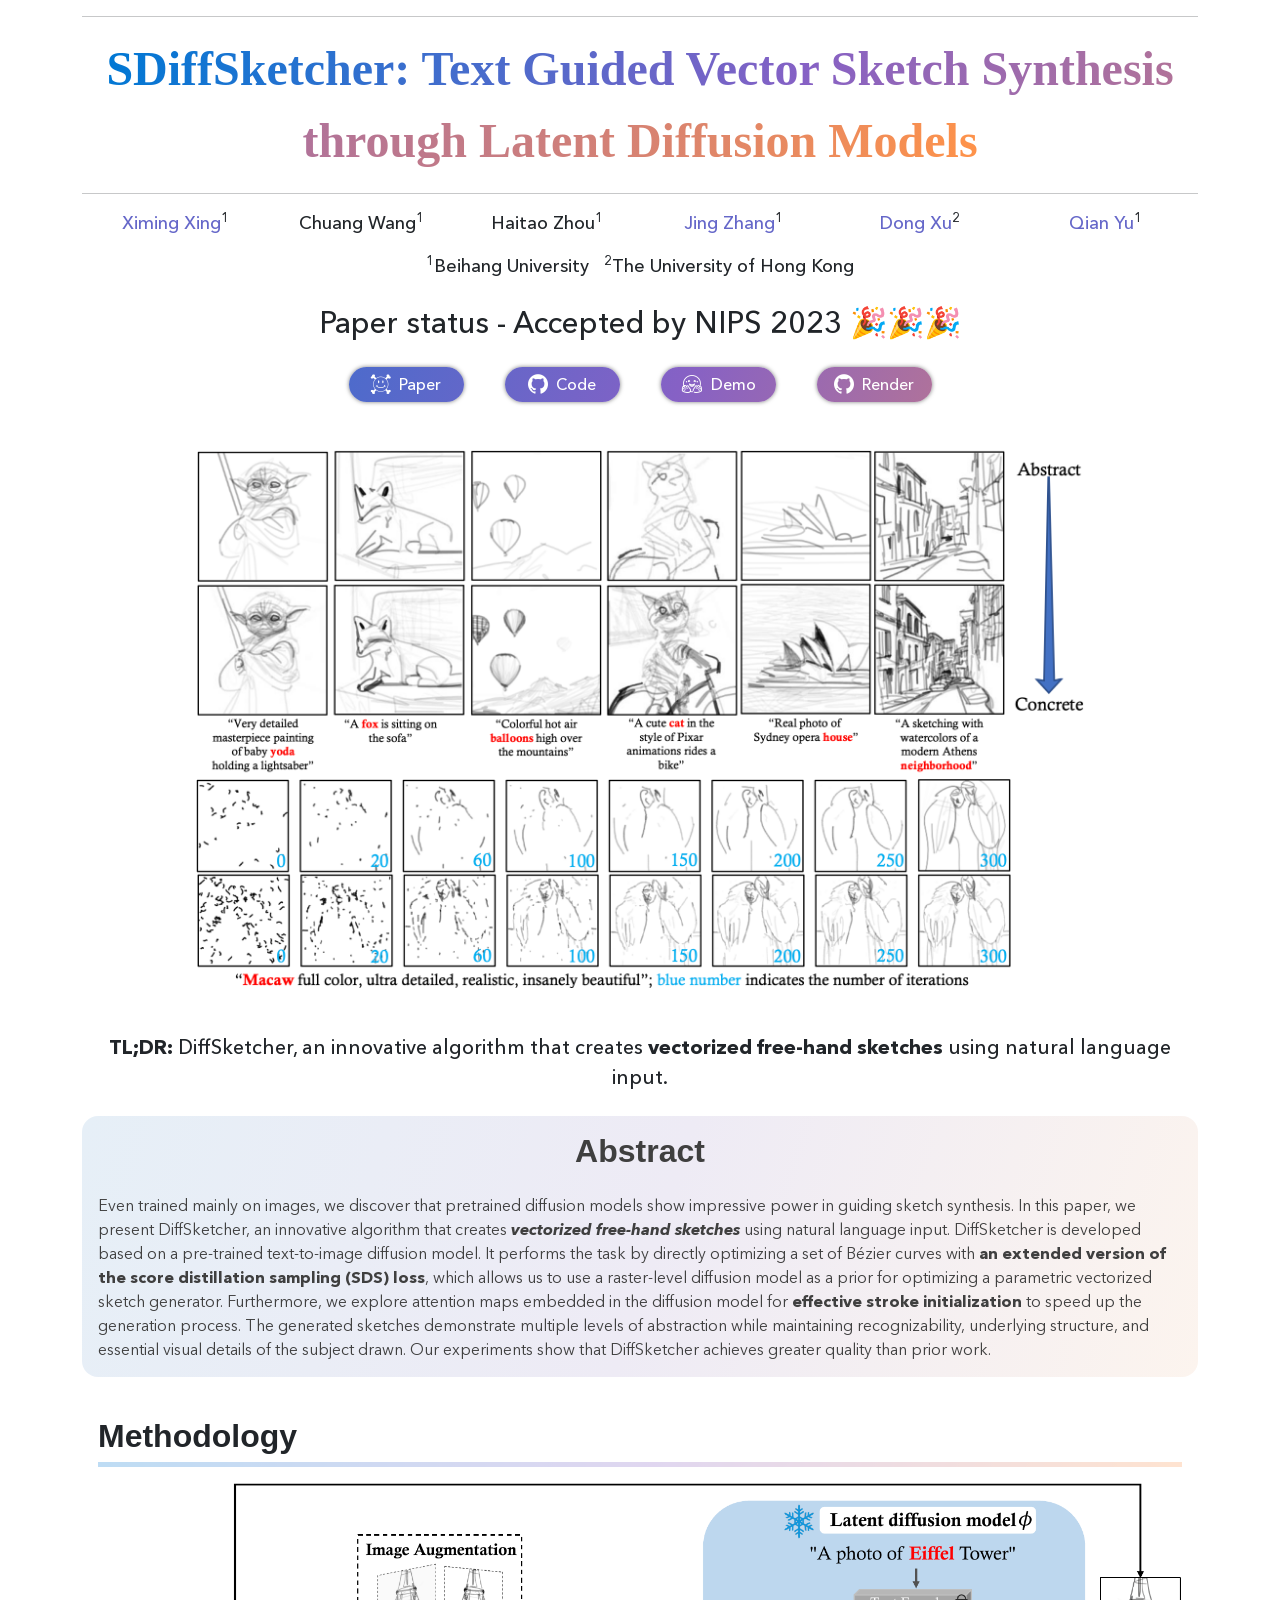
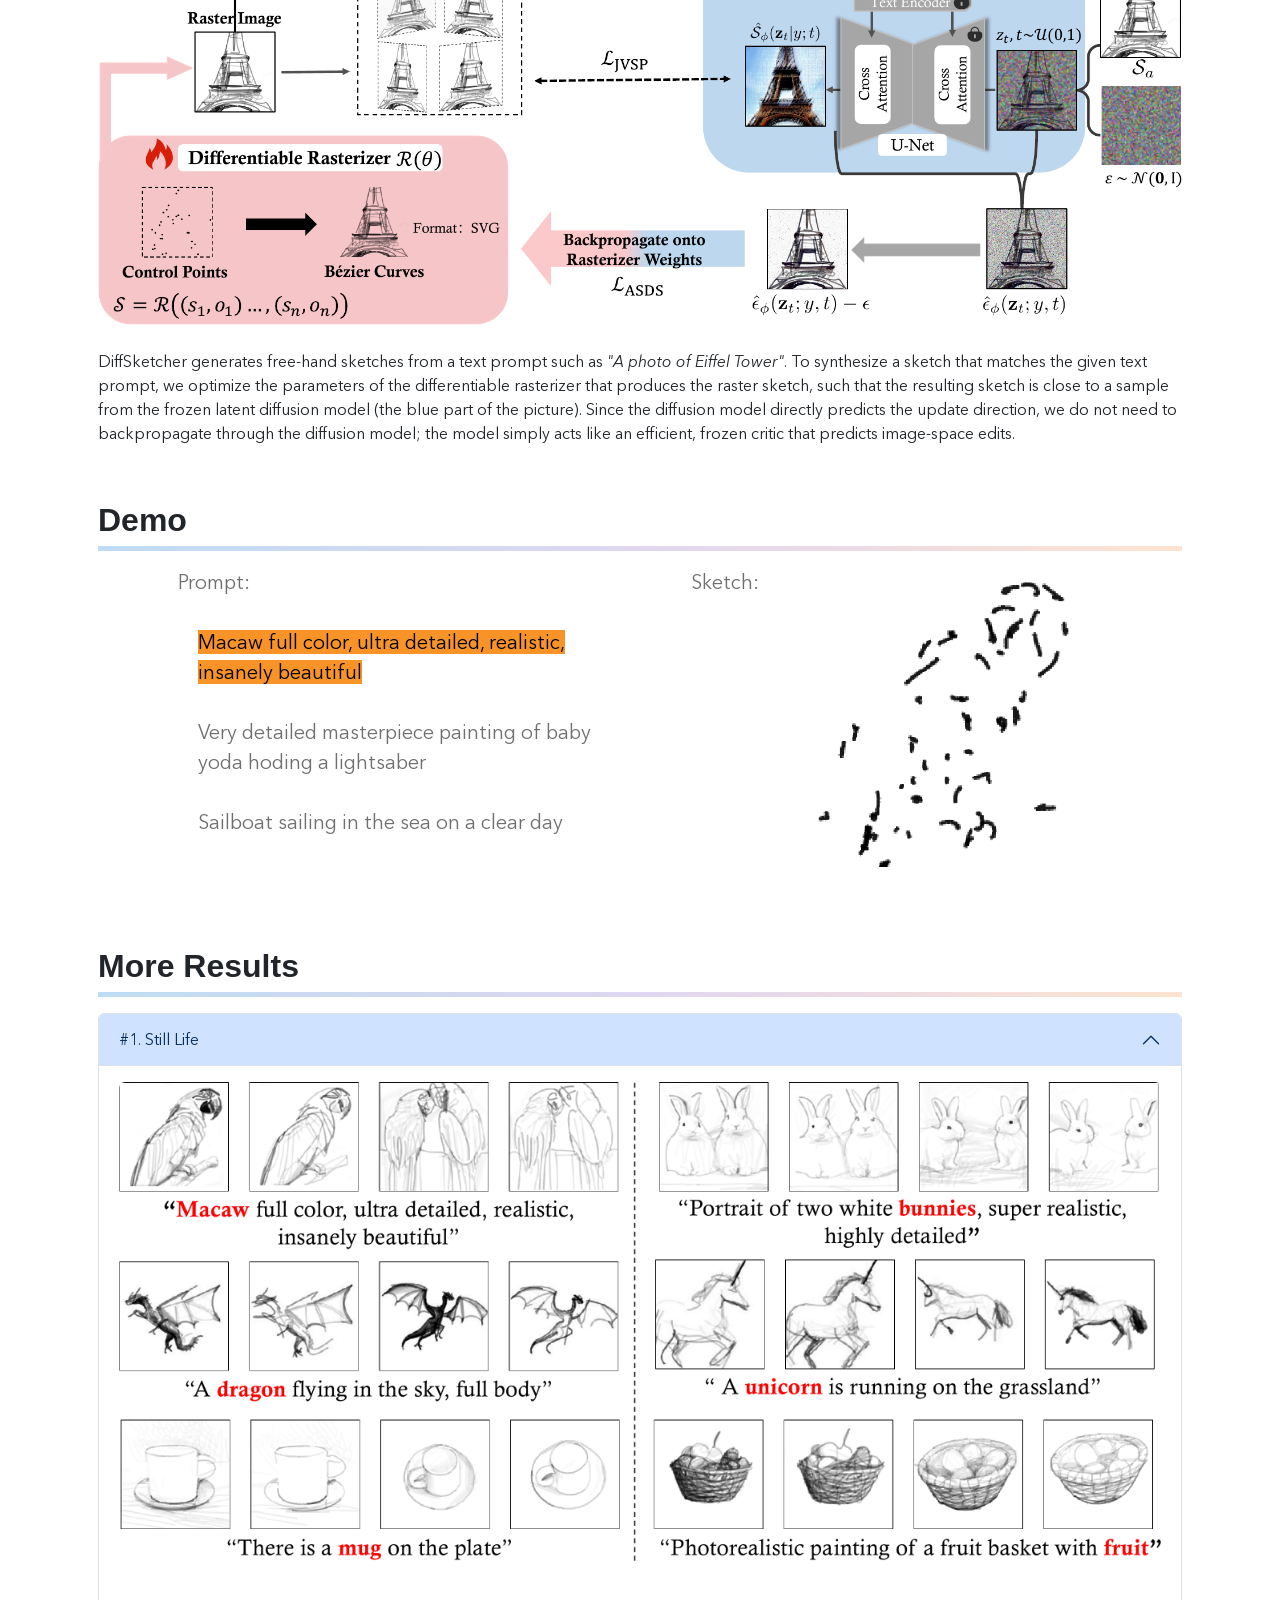
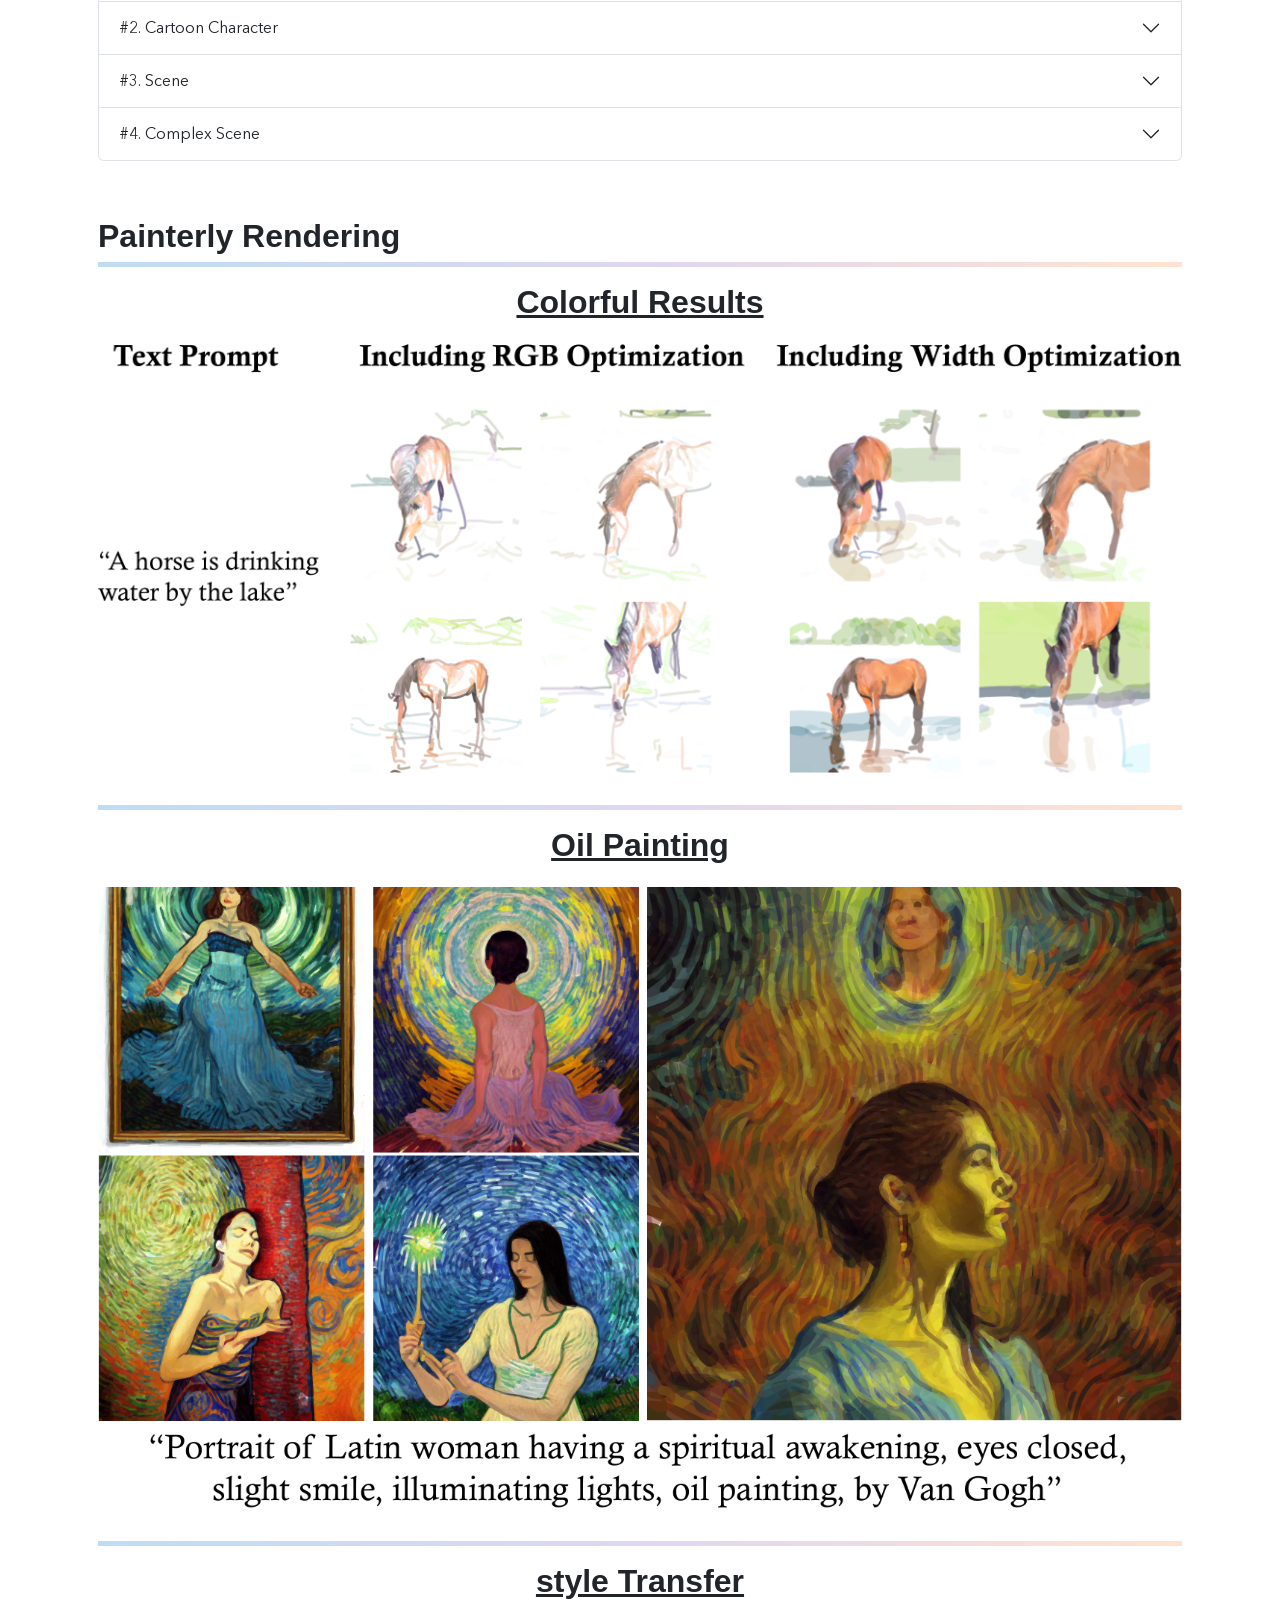
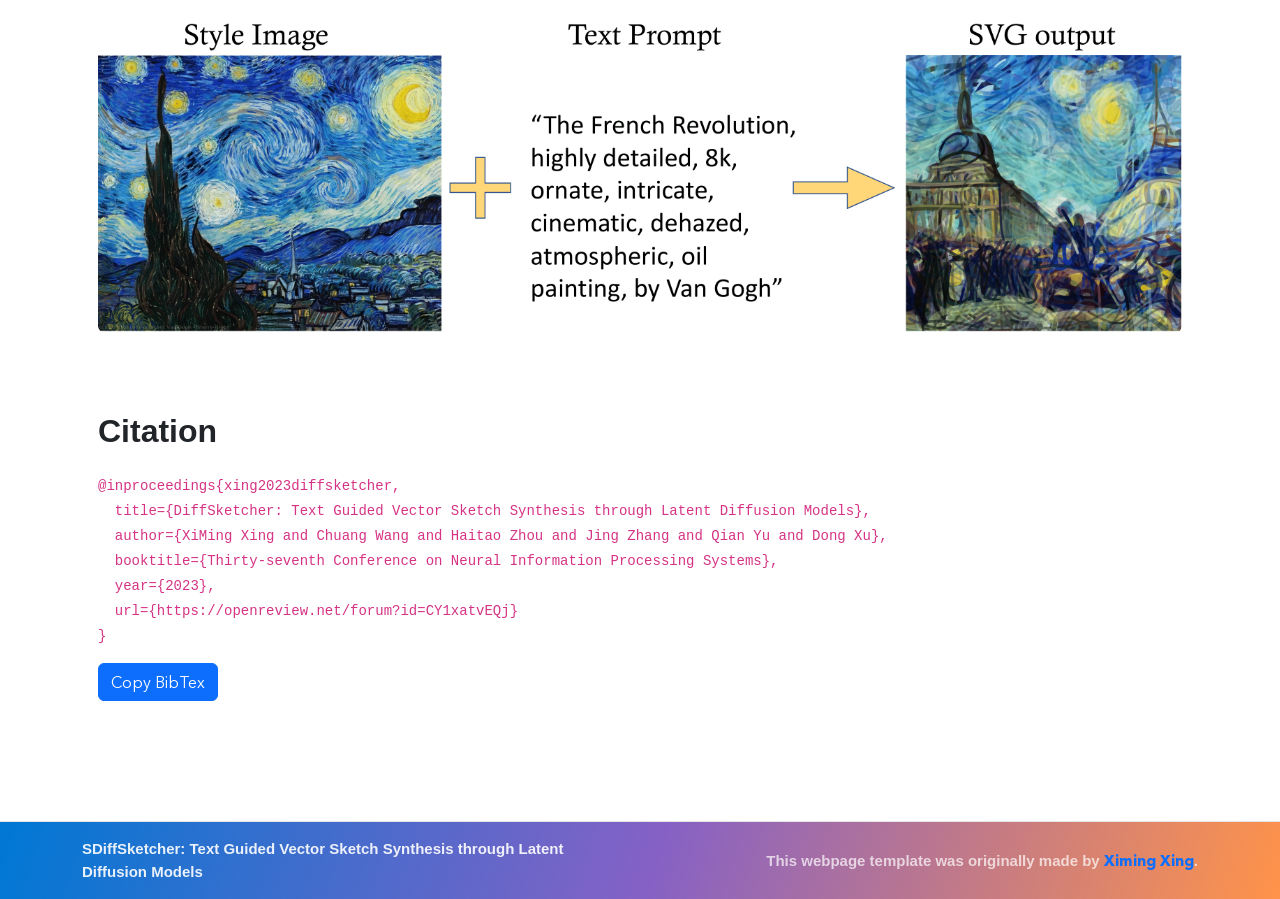
<file: index.html>
<!doctype html>
<html lang="en">
<head>
    <!--Include Bootstrap’s JS-->
    <script src="https://cdn.jsdelivr.net/npm/bootstrap@5.3.0-alpha3/dist/js/bootstrap.bundle.min.js"
            integrity="sha384-ENjdO4Dr2bkBIFxQpeoTz1HIcje39Wm4jDKdf19U8gI4ddQ3GYNS7NTKfAdVQSZe"
            crossorigin="anonymous"></script>
    <!-- Custom JS for this template -->
    <script src="js/copyText.js"></script>
    <script type="text/javascript" src="./js/prompt_switch.js"></script>
    <!--Include Latex (optional)-->
    <!--<script type="text/javascript" src="http://cdn.mathjax.org/mathjax/latest/MathJax.js?config=TeX-AMS-MML_HTMLorMML"></script>-->
    <!--<script type="text/x-mathjax-config">-->
    <!--    MathJax.Hub.Config({-->
    <!--        tex2jax: {inlineMath: [['$', '$']]},-->
    <!--        messageStyle: "none"-->
    <!--    });-->
    <!--</script>-->

    <!-- Include the icon fonts stylesheet-->
    <link rel="stylesheet" href="https://cdn.jsdelivr.net/npm/bootstrap-icons@1.10.5/font/bootstrap-icons.css">
    <!--Include Bootstrap’s CSS-->
    <link href="https://cdn.jsdelivr.net/npm/bootstrap@5.3.0-alpha3/dist/css/bootstrap.min.css"
          rel="stylesheet"
          integrity="sha384-KK94CHFLLe+nY2dmCWGMq91rCGa5gtU4mk92HdvYe+M/SXH301p5ILy+dN9+nJOZ"
          crossorigin="anonymous">
    <!--Local Icon-->
    <link rel="stylesheet" href="icons/style.css">
    <!--Local Fonts-->
    <link rel="stylesheet" href="fonts/avenir-next/stylesheet.css">
    <link rel="stylesheet" href="fonts/segoe-print/stylesheet.css">
    <!-- Custom styles for this template -->
    <link rel="stylesheet" href="style.css">

    <meta charset="utf-8">
    <meta name="viewport" content="width=device-width, initial-scale=1">

    <title>DiffSketcher: Text Guided Vector Sketch Synthesis through Latent Diffusion Models</title>
    <!-- The description that appears when you share the link -->
    <meta property="og:description"
          content="DiffSketcher: Text Guided Vector Sketch Synthesis through Latent Diffusion Models"/>
    <!-- Used to display page descriptions in search results -->
    <meta name="description" content="DiffSketcher, text-to-sketch, text2sketch, text-to-svg, text2svg, vector sketch">
    <!-- favicon -->
    <link rel="icon" href="assets/favicon.svg" type="image/x-icon">
</head>

<body>
<header class="container">
    <hr>
    <!-- Paper Title -->
    <div class="container text-center">
        <span class="title-font x-gradient-font">SDiffSketcher: Text Guided Vector Sketch Synthesis through Latent Diffusion Models</span>
    </div>
    <hr>
    <!-- author list -->
    <div class="container author text-center">
        <!-- authors -->
        <div class="row gy-2">
            <div class="col-12 col-md-2">
                <a class="link" href="https://ximinng.github.io">Ximing Xing</a><sup>1</sup>
            </div>
            <div class="col-12 col-md-2">Chuang Wang<sup>1</sup></div>
            <div class="col-12 col-md-2">Haitao Zhou<sup>1</sup></div>
            <div class="col-12 col-md-2">
                <a class="link" href="https://hellojing89.github.io">Jing Zhang</a><sup>1</sup>
            </div>
            <div class="col-12 col-md-2">
                <a class="link" href="https://www.cs.hku.hk/people/academic-staff/dongxu">Dong Xu</a><sup>2</sup>
            </div>
            <div class="col-12 col-md-2">
                <a class="link" href="https://yuqian1023.github.io">Qian Yu</a><sup>1</sup>
            </div>
        </div>
        <!-- author organization -->
        <div class="row mt-3">
            <div class="col-12">
                <sup>1</sup>Beihang University &nbsp;&nbsp;<sup>2</sup>The University of Hong Kong
            </div>
        </div>
    </div>

    <!-- paper status -->
    <div class="text-center" style="margin-top: 20px; font-size: 30px; font-weight: 500;">
        Paper status - Accepted by NIPS 2023 🎉🎉🎉
    </div>
    <!-- links -->
    <div class="text-center">
        <div class="row justify-content-md-center">
            <div id="links">
                <div class="col col-lg-2">
                    <a id="arxiv" href="https://arxiv.org/abs/2306.14685">Paper</a>
                </div>
                <div class="col col-lg-2">
                    <a id="code" href="https://github.com/ximinng/DiffSketcher">Code</a>
                </div>
                <div class="col col-lg-2">
                    <a id="demo" href="https://huggingface.co/spaces/SVGRender/DiffSketcher">Demo</a>
                </div>
                <div class="col col-lg-2">
                    <a id="code" href="https://github.com/ximinng/PyTorch-SVGRender">Render</a>
                </div>
            </div>
        </div>
    </div>
    <br>

    <!-- teaser -->
    <div class="text-center">
        <figure class="figure">
            <img src="./assets/teaser.png" class="figure-img img-fluid rounded"
                 width="80%" height="auto"
                 alt="DiffSketcher teaser">
        </figure>
    </div>

    <!-- TL;DR -->
    <div class="text-center" style="margin-top: 20px; font-size: 20px; font-weight: 500;">
        <b>TL;DR:</b> DiffSketcher, an innovative algorithm that creates <b>vectorized free-hand sketches</b> using natural language input.
    </div>
</header>
<br>

<main class="container">
    <!-- Abstract -->
    <div class="card border-0">
        <div class="card-body x-gradient-block">
            <h2 class="card-title text-center card-title-margin">Abstract</h2>
            <p class="card-text">
                Even trained mainly on images, we discover that pretrained diffusion models show impressive power in
                guiding sketch synthesis.
                In this paper, we present DiffSketcher, an innovative algorithm that creates <b><i>vectorized free-hand
                sketches</i></b> using natural language input.
                DiffSketcher is developed based on a pre-trained text-to-image diffusion model. It performs the task by
                directly optimizing a set of Bézier curves with <b>an extended version of the score distillation sampling
                (SDS) loss</b>,
                which allows us to use a raster-level diffusion model as a prior for optimizing a parametric vectorized
                sketch generator.
                Furthermore, we explore attention maps embedded in the diffusion model for <b>effective stroke
                initialization</b> to speed up the generation process.
                The generated sketches demonstrate multiple levels of abstraction while maintaining recognizability,
                underlying structure, and essential visual details of the subject drawn. Our experiments show that
                DiffSketcher achieves greater quality than prior work.
            </p>
        </div>
    </div>
    <br>

    <!-- Methodology -->
    <div class="card border-0">
        <div class="card-body">
            <h2 class="card-title card-title-margin">Methodology</h2>
            <hr class="body-hr"/>

            <div class="text-center">
                <figure class="figure">
                    <img src="./assets/method.png" class="figure-img img-fluid rounded" alt="method">
                    <!--                    <figcaption class="figure-caption">A caption for the above image.</figcaption>-->
                </figure>
            </div>
            <p class="card-text">
                DiffSketcher generates free-hand sketches from a text prompt such as <i>"A photo of Eiffel Tower"</i>.
                To synthesize a sketch that matches the given text prompt, we optimize the parameters of the
                differentiable rasterizer that produces the raster sketch, such that the resulting sketch is close to a
                sample from the frozen
                latent diffusion model (the blue part of the picture).
                Since the diffusion model directly predicts the update direction, we do not need to backpropagate
                through the diffusion model; the model simply acts like an efficient, frozen critic that predicts
                image-space edits.
            </p>
        </div>
    </div>
    <br>

    <!-- Demo -->
    <div class="card border-0">
        <div class="card-body">
            <h2 class="card-title card-title-margin">Demo</h2>
            <hr class="body-hr"/>

            <div>
                <div class="prompt-sweep-bracket">
                    <div style="margin-left:-20px">Prompt:</div>

                    <br>
                    <div>
                        <span class="prompt-sweep-button_a">Macaw full color, ultra detailed, realistic, <br> insanely
                            beautiful</span>
                    </div>
                    <br>
                    <div>
                        <span class="prompt-sweep-button_b">Very detailed masterpiece painting of baby <br>yoda hoding a
                            lightsaber</span>
                    </div>
                    <br>
                    <div>
                        <span class="prompt-sweep-button_c">Sailboat sailing in the sea on a clear day</span>
                    </div>
                </div>
                <div>
                    <div class="prompt-sweep-bracket_1">
                        <span>Sketch: &nbsp;&nbsp;</span>
                    </div>

                    <img id="prompt-sweep-img" src="./assets/0.gif" style="width: 300px;">
                </div>
            </div>

        </div>
        <br/>
        <!--        <hr class="body-hr"/>-->
        <!--        <embed src="./assets/frans_1.svg" type="image/svg+xml" />-->

    </div>
    <br>

    <!-- Results -->
    <div class="card border-0">
        <div class="card-body">
            <h2 class="card-title card-title-margin">More Results</h2>
            <hr class="body-hr"/>

            <!--start accordion-->
            <div class="accordion" id="accordionExample">
                <div class="accordion-item">
                    <h2 class="accordion-header">
                        <button class="accordion-button" type="button" data-bs-toggle="collapse"
                                data-bs-target="#collapseOne" aria-expanded="true" aria-controls="collapseOne">
                            #1. Still Life
                        </button>
                    </h2>
                    <div id="collapseOne" class="accordion-collapse collapse show" data-bs-parent="#accordionExample">
                        <div class="accordion-body">
                            <figure class="figure">
                                <img src="./assets/R1.png" class="figure-img img-fluid rounded" alt="method">
                            </figure>
                        </div>
                    </div>
                </div>
                <div class="accordion-item">
                    <h2 class="accordion-header">
                        <button class="accordion-button collapsed" type="button" data-bs-toggle="collapse"
                                data-bs-target="#collapseTwo" aria-expanded="false" aria-controls="collapseTwo">
                            #2. Cartoon Character
                        </button>
                    </h2>
                    <div id="collapseTwo" class="accordion-collapse collapse" data-bs-parent="#accordionExample">
                        <div class="accordion-body">
                            <figure class="figure">
                                <img src="./assets/R2.png" class="figure-img img-fluid rounded" alt="method">
                            </figure>
                        </div>
                    </div>
                </div>
                <div class="accordion-item">
                    <h2 class="accordion-header">
                        <button class="accordion-button collapsed" type="button" data-bs-toggle="collapse"
                                data-bs-target="#collapseThree" aria-expanded="false" aria-controls="collapseThree">
                            #3. Scene
                        </button>
                    </h2>
                    <div id="collapseThree" class="accordion-collapse collapse" data-bs-parent="#accordionExample">
                        <div class="accordion-body">
                            <figure class="figure">
                                <img src="./assets/R3.png" class="figure-img img-fluid rounded" alt="method">
                            </figure>
                        </div>
                    </div>
                </div>
                <div class="accordion-item">
                    <h2 class="accordion-header">
                        <button class="accordion-button collapsed" type="button" data-bs-toggle="collapse"
                                data-bs-target="#collapseFour" aria-controls="collapseFour">
                            #4. Complex Scene
                        </button>
                    </h2>
                    <div id="collapseFour" class="accordion-collapse collapse" data-bs-parent="#accordionExample">
                        <div class="accordion-body">
                            <figure class="figure">
                                <img src="./assets/R4.png" class="figure-img img-fluid rounded" alt="method">
                            </figure>
                        </div>
                    </div>
                </div>
            </div>
        </div>
    </div>
    <br>

    <!-- Colorful Results -->
    <div class="card border-0">
        <div class="card-body">
            <h2 class="card-title card-title-margin">Painterly Rendering</h2>
            <hr class="body-hr"/>

            <div class="text-center">
                <h2 class="card-title text-center card-title-margin text-decoration-underline fw-bold">Colorful
                    Results</h2>
                <figure class="figure">
                    <img src="./assets/colorful.png" class="figure-img img-fluid rounded" alt="method">
                    <!--                    <figcaption class="figure-caption">A caption for the above image.</figcaption>-->
                </figure>
            </div>
            <br>
            <hr class="body-hr"/>

            <div class="text-center">
                <h2 class="card-title text-center card-title-margin text-decoration-underline fw-bold">Oil Painting</h2>
                <figure class="figure">
                    <img src="./assets/oil_painting.png" class="figure-img img-fluid rounded" alt="method">
                    <!--                    <figcaption class="figure-caption">A caption for the above image.</figcaption>-->
                </figure>
            </div>
            <br>
            <hr class="body-hr"/>

            <div class="text-center">
                <h2 class="card-title text-center card-title-margin text-decoration-underline fw-bold">style
                    Transfer</h2>
                <figure class="figure">
                    <img src="./assets/style_transfer.png" class="figure-img img-fluid rounded" alt="method">
                    <!--                    <figcaption class="figure-caption">A caption for the above image.</figcaption>-->
                </figure>
            </div>

        </div>
    </div>
    <br>

    <!-- Citation -->
    <div class="card border-0">
        <div class="card-body">
            <h2 class="card-title card-title-margin">Citation</h2>
            <p id="bibtex" class="card-text" style="border: #1a1c20 1px">
                <code>
                    @inproceedings{xing2023diffsketcher,<br/>
                    &nbsp;&nbsp;title={DiffSketcher: Text Guided Vector Sketch Synthesis through Latent Diffusion
                    Models},<br/>
                    &nbsp;&nbsp;author={XiMing Xing and Chuang Wang and Haitao Zhou and Jing Zhang and Qian Yu and Dong
                    Xu}, <br/>
                    &nbsp;&nbsp;booktitle={Thirty-seventh Conference on Neural Information Processing Systems},<br/>
                    &nbsp;&nbsp;year={2023},<br/>
                    &nbsp;&nbsp;url={https://openreview.net/forum?id=CY1xatvEQj}<br/>
                    }
                </code>
            </p>

            <!-- Bibtex (Button trigger modal)-->
            <button type="button" class="btn btn-primary" data-bs-toggle="modal" data-bs-target="#exampleModal"
                    onclick="copyText()">
                Copy BibTex
            </button>
            <div class="modal fade" id="exampleModal" tabindex="-1" aria-labelledby="exampleModalLabel"
                 aria-hidden="true">
                <div class="modal-dialog">
                    <div class="modal-content">
                        <div class="modal-header">
                            <h1 class="modal-title fs-5" id="exampleModalLabel">Bibtex</h1>
                            <button type="button" class="btn-close" data-bs-dismiss="modal" aria-label="Close"></button>
                        </div>
                        <div class="bibtex modal-body">
                            Copy Success!
                        </div>
                        <div class="modal-footer">
                            <button type="button" class="btn btn-secondary" data-bs-dismiss="modal">Close</button>
                        </div>
                    </div>
                </div>
            </div>
        </div>
    </div>
    <br>


    <!-- Acknowledgements -->
    <!--    <div class="card">-->
    <!--        <div class="card-body">-->
    <!--            <h4 class="card-title card-title-margin">Acknowledgements</h4>-->
    <!--            <p class="card-text">We thank Ximing Xing for providing us with the source code of the web page to help us-->
    <!--                build the project home page.</p>-->
    <!--        </div>-->
    <!--    </div>-->
    <!--    <br>-->

</main>


<footer class="footer">
    <div class="container">
        <div class="row align-items-center">
            <!-- left layout -->
            <div class="col-12 col-md-6 text-md-start text-center">
                <p class="footer-title mb-0">SDiffSketcher: Text Guided Vector Sketch Synthesis through Latent Diffusion Models</p>
            </div>
            <!-- right layout -->
            <div class="col-12 col-md-6 text-md-end text-center">
                <p class="footer-text mb-0">
                    This webpage template was originally made by
                    <a href="https://github.com/ximinng/GithubPages-Template" class="link-primary text-decoration-none">Ximing
                        Xing</a>.
                </p>
            </div>
        </div>
    </div>
</footer>

</body>
</html>
</file>
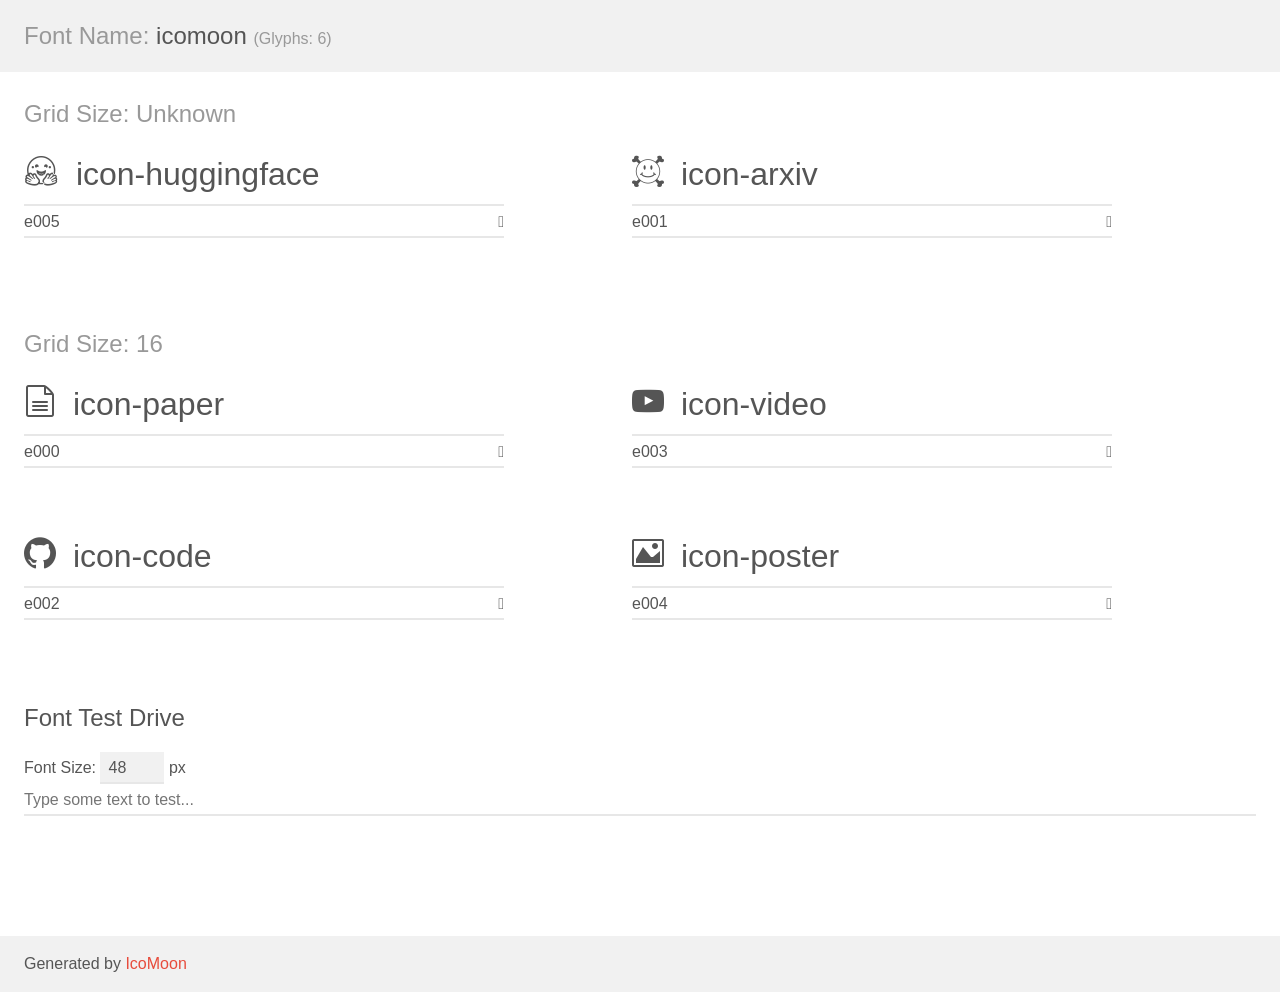
<file: icons/demo.html>
<!doctype html>
<html>
<head>
    <meta charset="utf-8">
    <title>IcoMoon Demo</title>
    <meta name="description" content="An Icon Font Generated By IcoMoon.io">
    <meta name="viewport" content="width=device-width, initial-scale=1">
    <link rel="stylesheet" href="demo-files/demo.css">
    <link rel="stylesheet" href="style.css"></head>
<body>
    <div class="bgc1 clearfix">
        <h1 class="mhmm mvm"><span class="fgc1">Font Name:</span> icomoon <small class="fgc1">(Glyphs:&nbsp;6)</small></h1>
    </div>
    <div class="clearfix mhl ptl">
        <h1 class="mvm mtn fgc1">Grid Size: Unknown</h1>
        <div class="glyph fs1">
            <div class="clearfix bshadow0 pbs">
                <span class="icon-huggingface"></span>
                <span class="mls"> icon-huggingface</span>
            </div>
            <fieldset class="fs0 size1of1 clearfix hidden-false">
                <input type="text" readonly value="e005" class="unit size1of2" />
                <input type="text" maxlength="1" readonly value="&#xe005;" class="unitRight size1of2 talign-right" />
            </fieldset>
            <div class="fs0 bshadow0 clearfix hidden-true">
                <span class="unit pvs fgc1">liga: </span>
                <input type="text" readonly value="" class="liga unitRight" />
            </div>
        </div>
        <div class="glyph fs1">
            <div class="clearfix bshadow0 pbs">
                <span class="icon-arxiv"></span>
                <span class="mls"> icon-arxiv</span>
            </div>
            <fieldset class="fs0 size1of1 clearfix hidden-false">
                <input type="text" readonly value="e001" class="unit size1of2" />
                <input type="text" maxlength="1" readonly value="&#xe001;" class="unitRight size1of2 talign-right" />
            </fieldset>
            <div class="fs0 bshadow0 clearfix hidden-true">
                <span class="unit pvs fgc1">liga: </span>
                <input type="text" readonly value="" class="liga unitRight" />
            </div>
        </div>
    </div>
    <div class="clearfix mhl ptl">
        <h1 class="mvm mtn fgc1">Grid Size: 16</h1>
        <div class="glyph fs2">
            <div class="clearfix bshadow0 pbs">
                <span class="icon-paper"></span>
                <span class="mls"> icon-paper</span>
            </div>
            <fieldset class="fs0 size1of1 clearfix hidden-false">
                <input type="text" readonly value="e000" class="unit size1of2" />
                <input type="text" maxlength="1" readonly value="&#xe000;" class="unitRight size1of2 talign-right" />
            </fieldset>
            <div class="fs0 bshadow0 clearfix hidden-true">
                <span class="unit pvs fgc1">liga: </span>
                <input type="text" readonly value="file-text2, file4" class="liga unitRight" />
            </div>
        </div>
        <div class="glyph fs2">
            <div class="clearfix bshadow0 pbs">
                <span class="icon-video"></span>
                <span class="mls"> icon-video</span>
            </div>
            <fieldset class="fs0 size1of1 clearfix hidden-false">
                <input type="text" readonly value="e003" class="unit size1of2" />
                <input type="text" maxlength="1" readonly value="&#xe003;" class="unitRight size1of2 talign-right" />
            </fieldset>
            <div class="fs0 bshadow0 clearfix hidden-true">
                <span class="unit pvs fgc1">liga: </span>
                <input type="text" readonly value="youtube, brand21" class="liga unitRight" />
            </div>
        </div>
        <div class="glyph fs2">
            <div class="clearfix bshadow0 pbs">
                <span class="icon-code"></span>
                <span class="mls"> icon-code</span>
            </div>
            <fieldset class="fs0 size1of1 clearfix hidden-false">
                <input type="text" readonly value="e002" class="unit size1of2" />
                <input type="text" maxlength="1" readonly value="&#xe002;" class="unitRight size1of2 talign-right" />
            </fieldset>
            <div class="fs0 bshadow0 clearfix hidden-true">
                <span class="unit pvs fgc1">liga: </span>
                <input type="text" readonly value="github, brand40" class="liga unitRight" />
            </div>
        </div>
        <div class="glyph fs2">
            <div class="clearfix bshadow0 pbs">
                <span class="icon-poster"></span>
                <span class="mls"> icon-poster</span>
            </div>
            <fieldset class="fs0 size1of1 clearfix hidden-false">
                <input type="text" readonly value="e004" class="unit size1of2" />
                <input type="text" maxlength="1" readonly value="&#xe004;" class="unitRight size1of2 talign-right" />
            </fieldset>
            <div class="fs0 bshadow0 clearfix hidden-true">
                <span class="unit pvs fgc1">liga: </span>
                <input type="text" readonly value="image, picture" class="liga unitRight" />
            </div>
        </div>
    </div>

    <!--[if gt IE 8]><!-->
    <div class="mhl clearfix mbl">
        <h1>Font Test Drive</h1>
        <label>
            Font Size: <input id="fontSize" type="number" class="textbox0 mbm"
            min="8" value="48" />
            px
        </label>
        <input id="testText" type="text" class="phl size1of1 mvl"
        placeholder="Type some text to test..." value=""/>
        <div id="testDrive" class="icon-" style="font-family: icomoon">&nbsp;
        </div>
    </div>
    <!--<![endif]-->
    <div class="bgc1 clearfix">
        <p class="mhl">Generated by <a href="https://icomoon.io/app">IcoMoon</a></p>
    </div>

    <script src="demo-files/demo.js"></script>
</body>
</html>
</file>
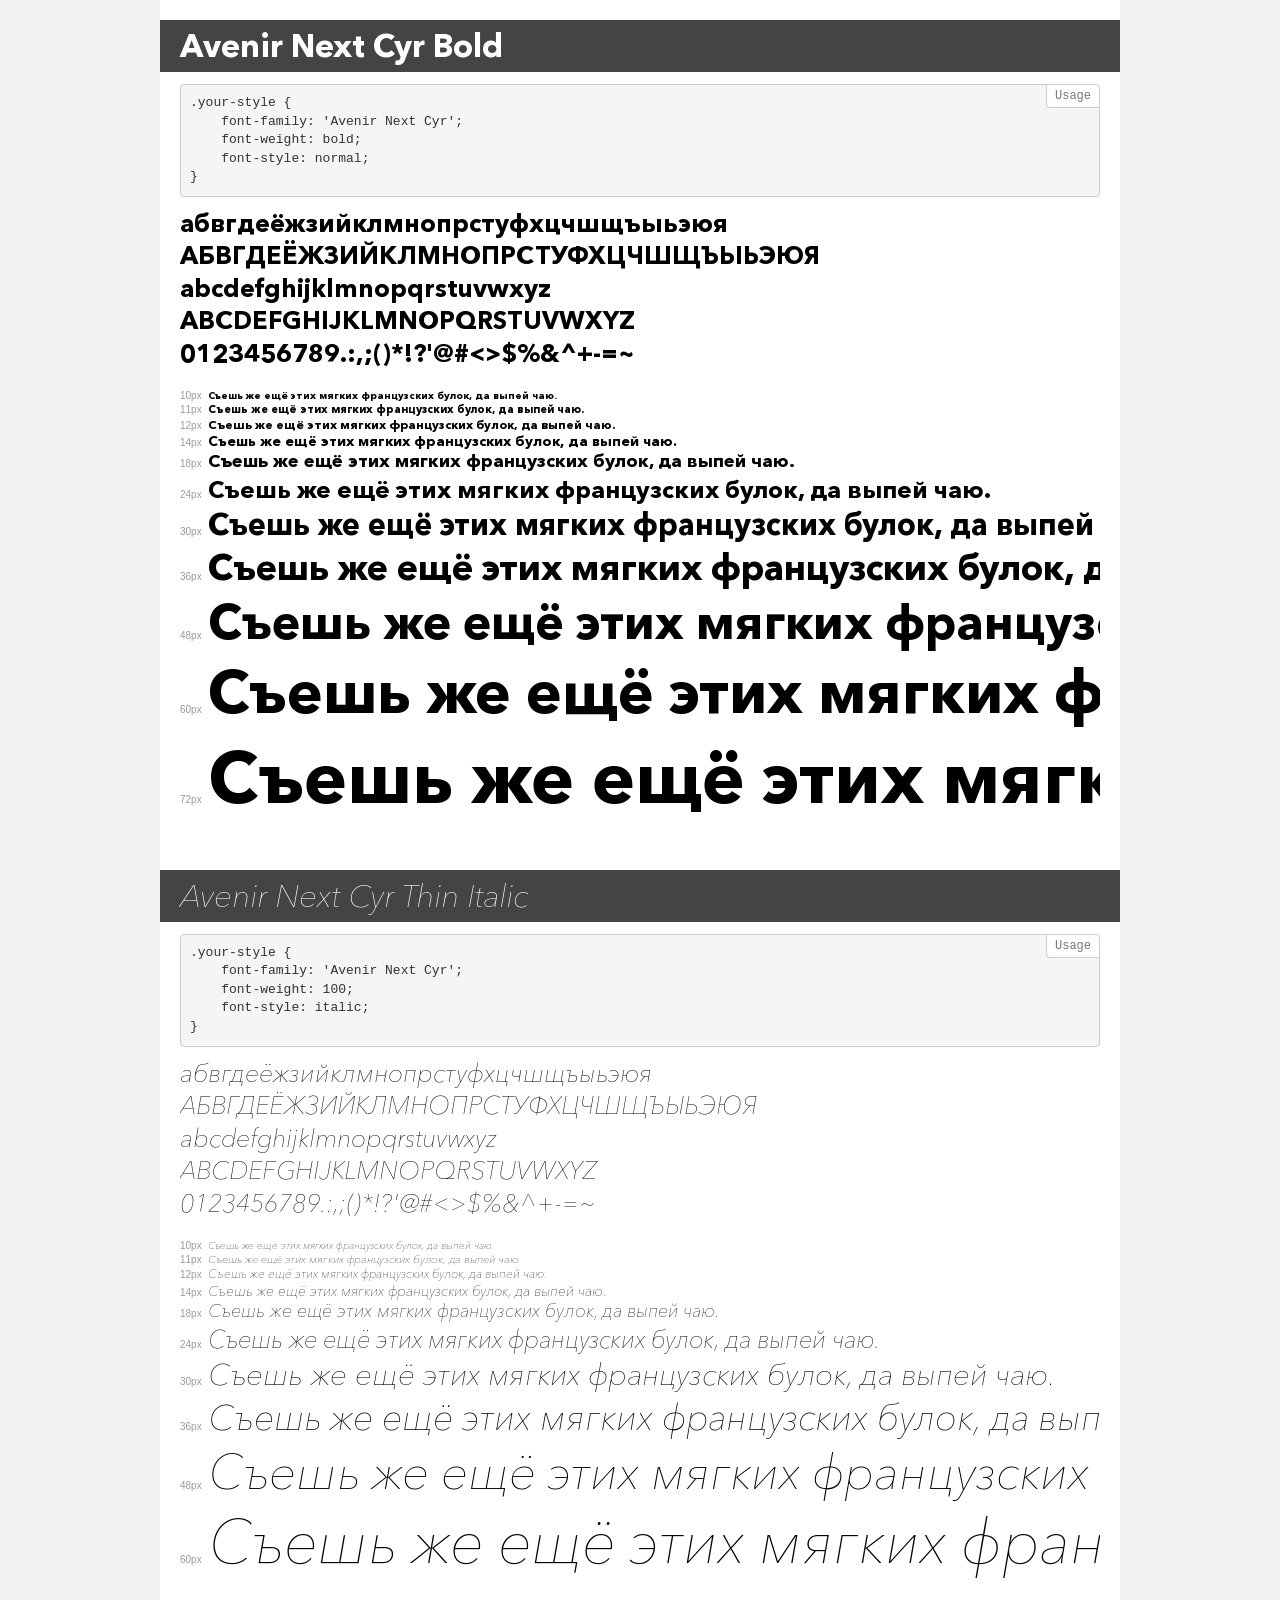
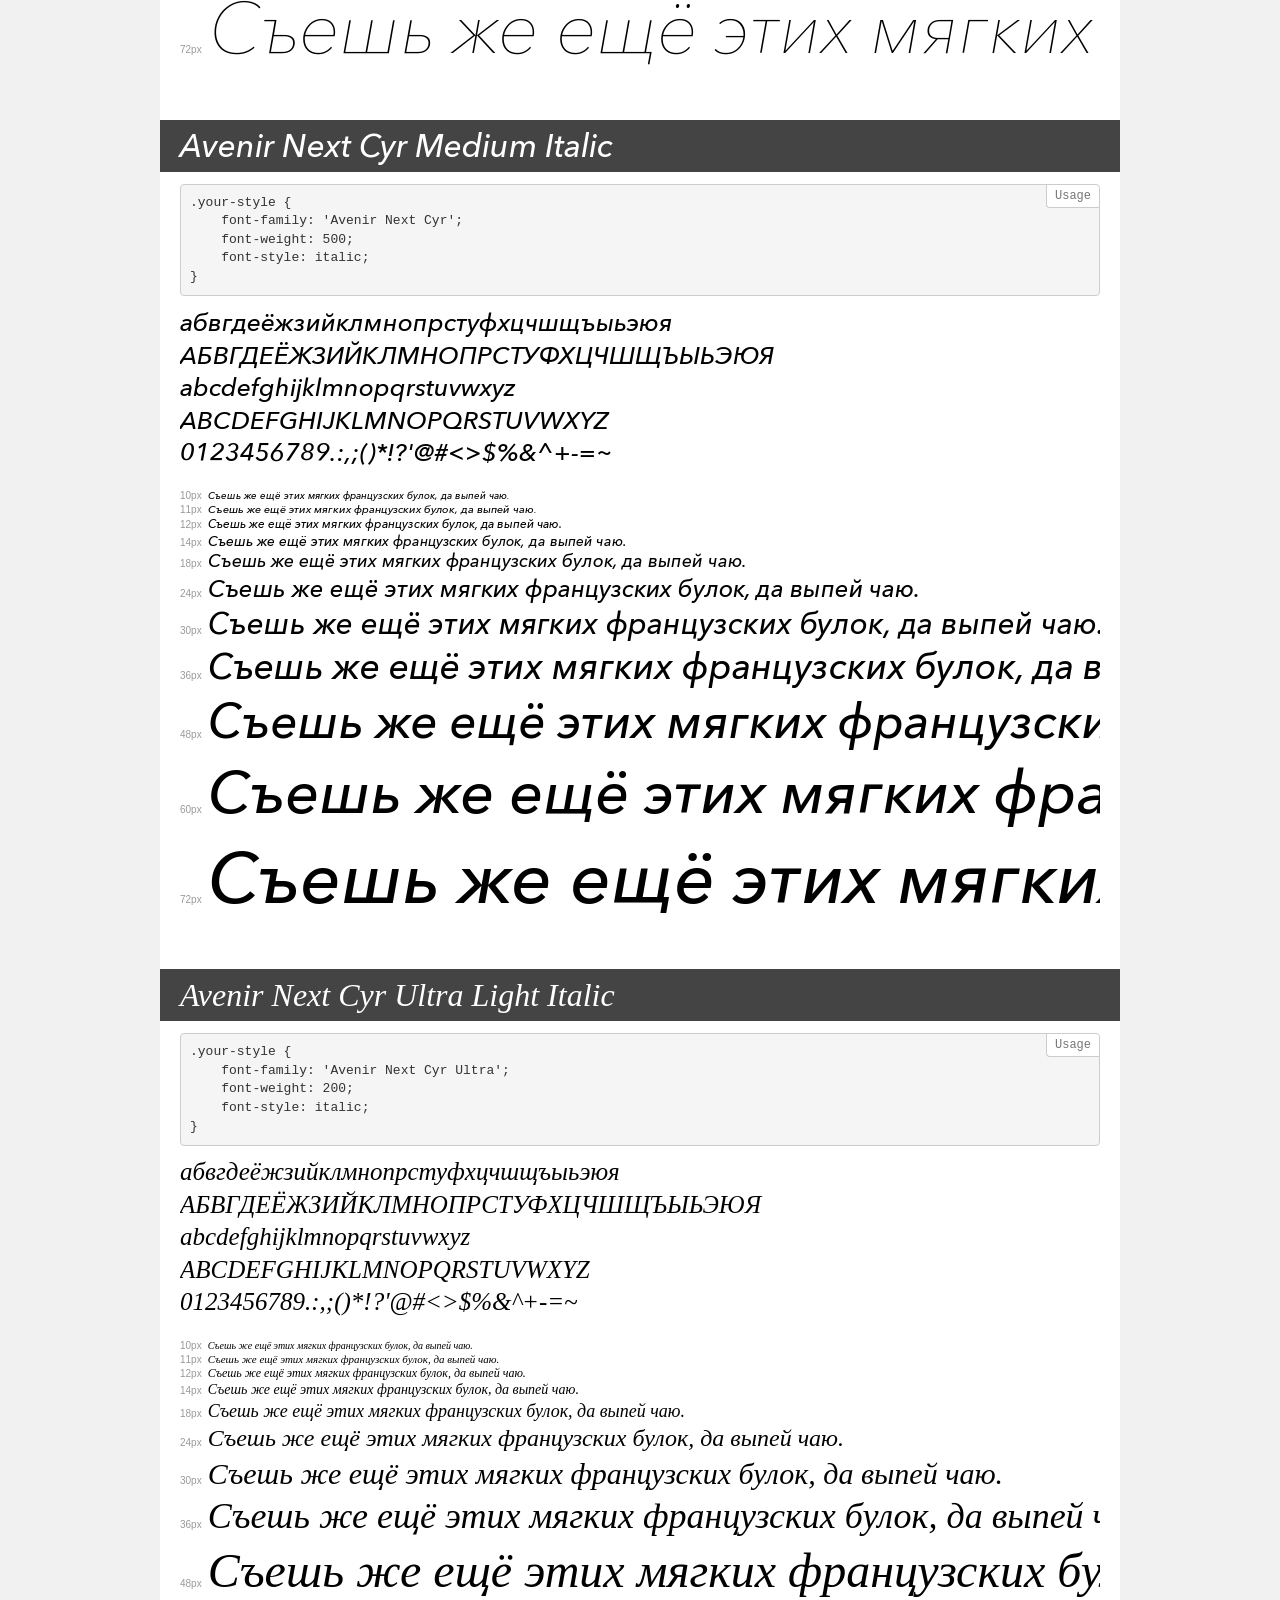
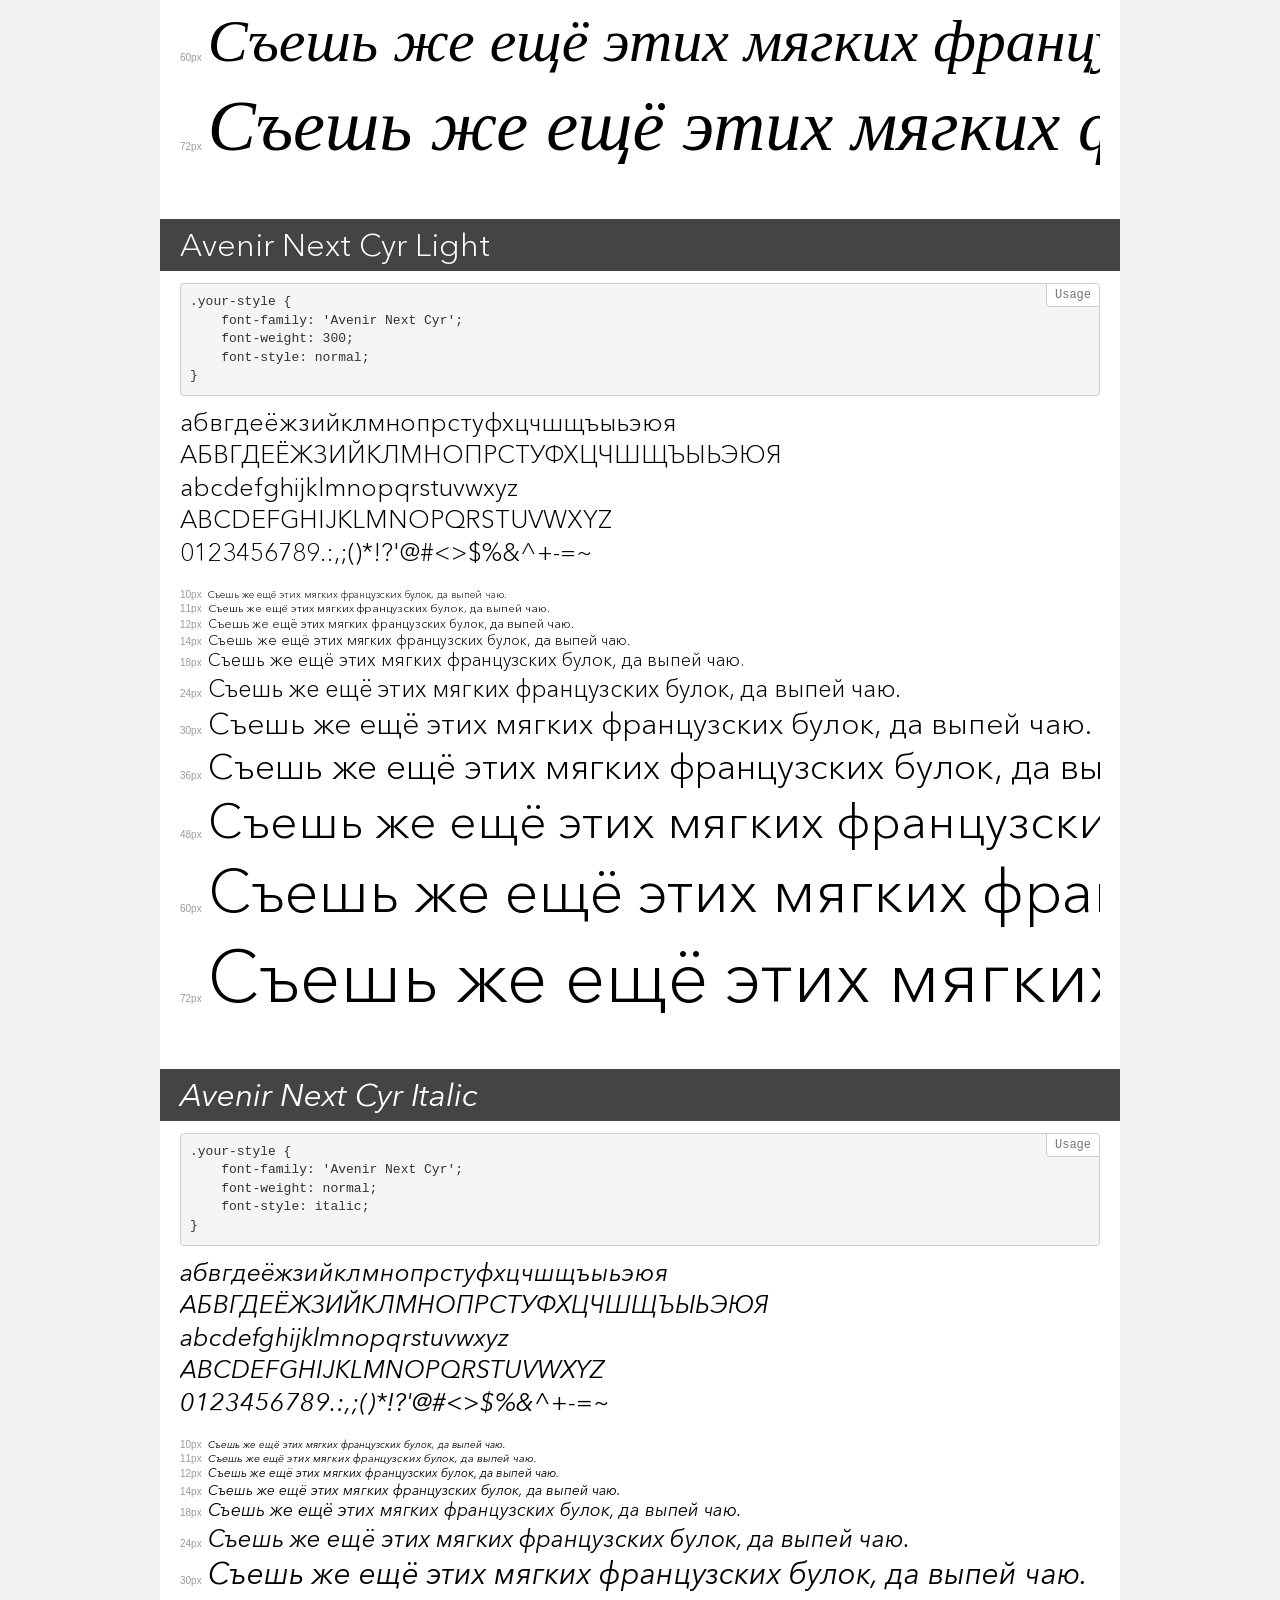
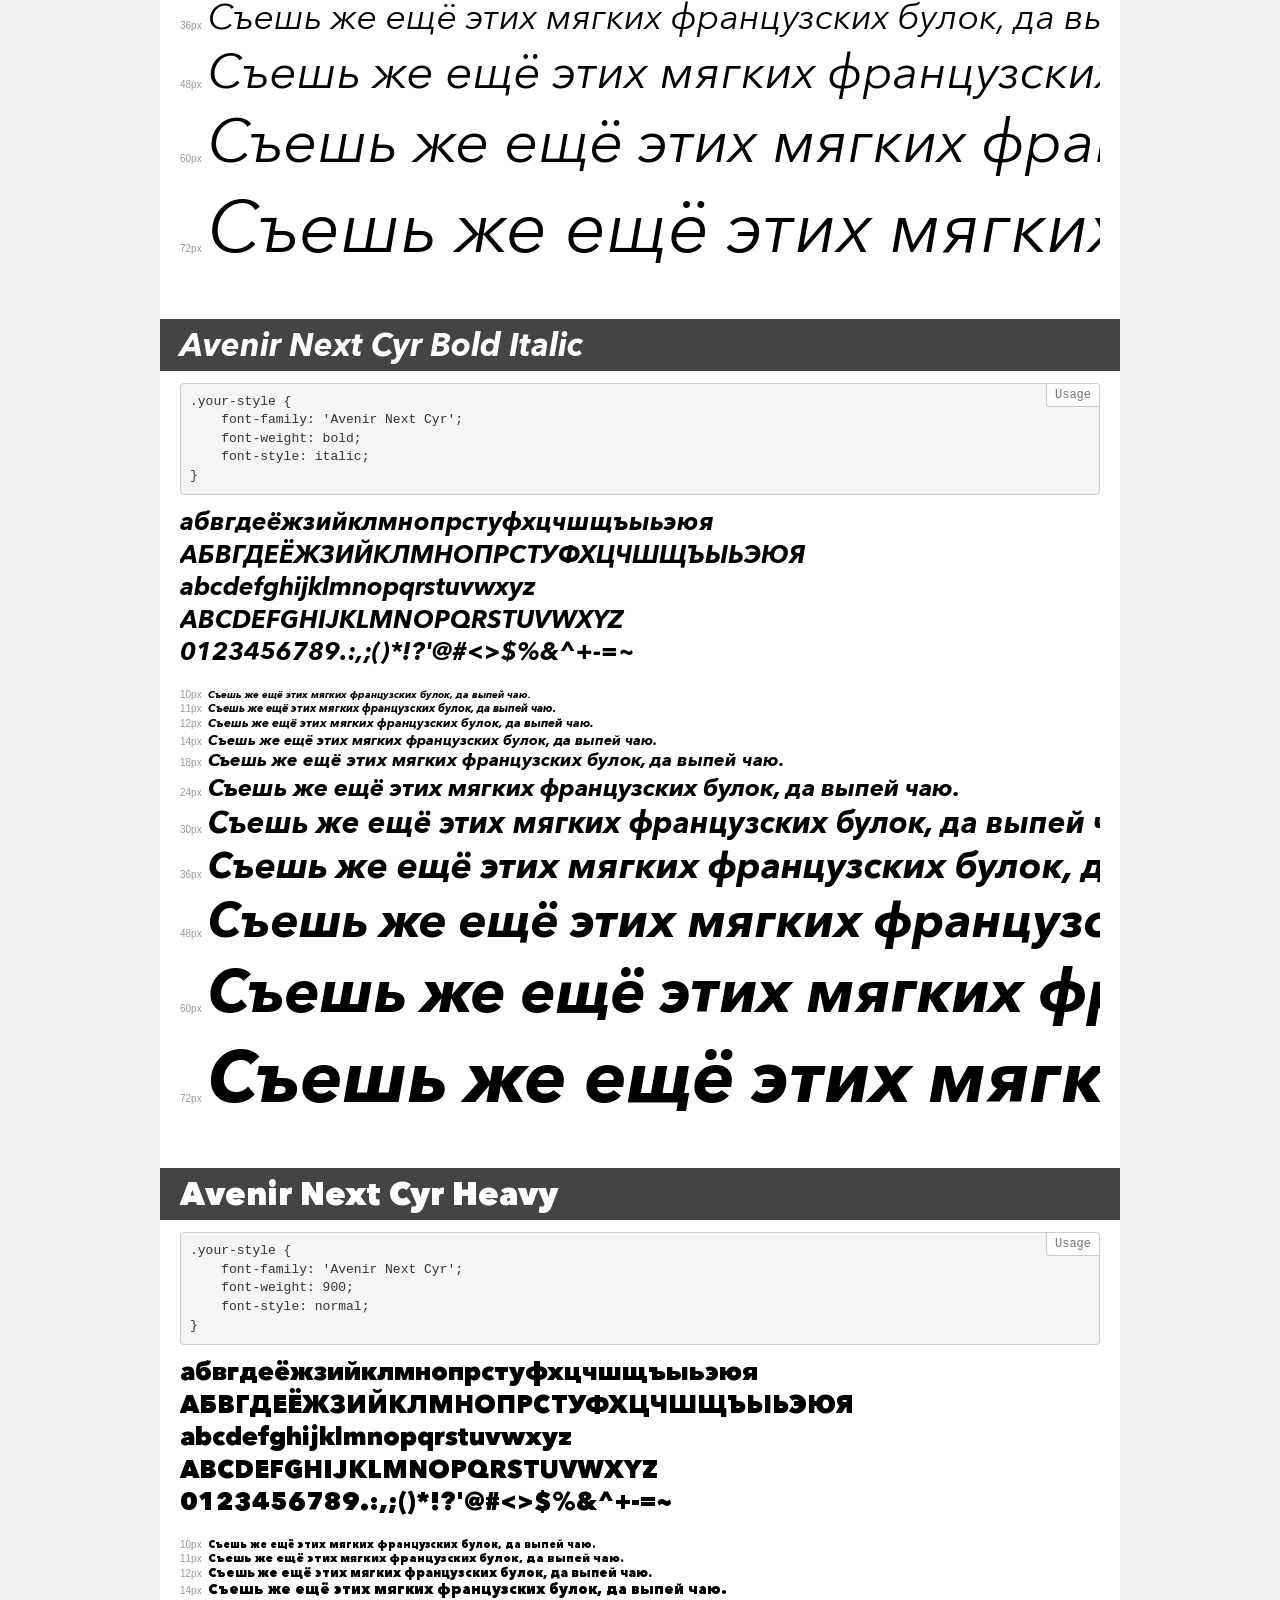
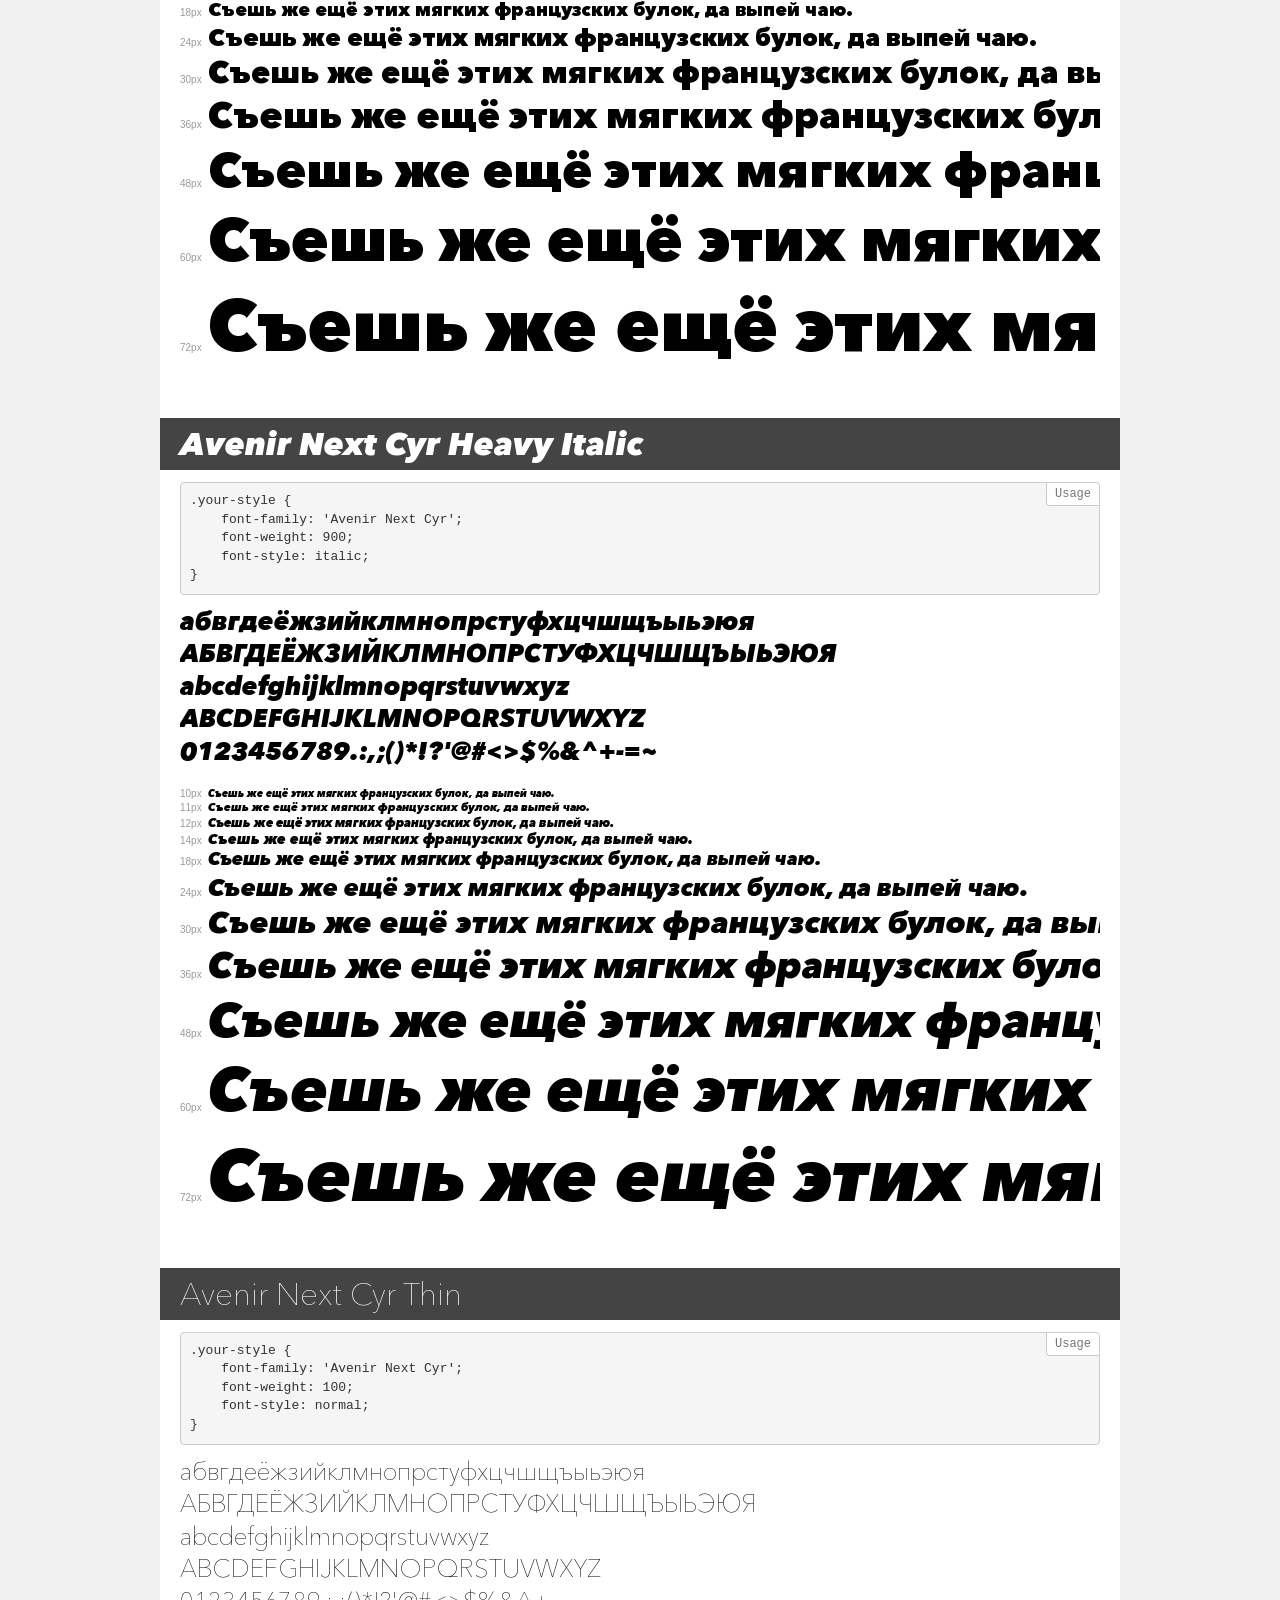
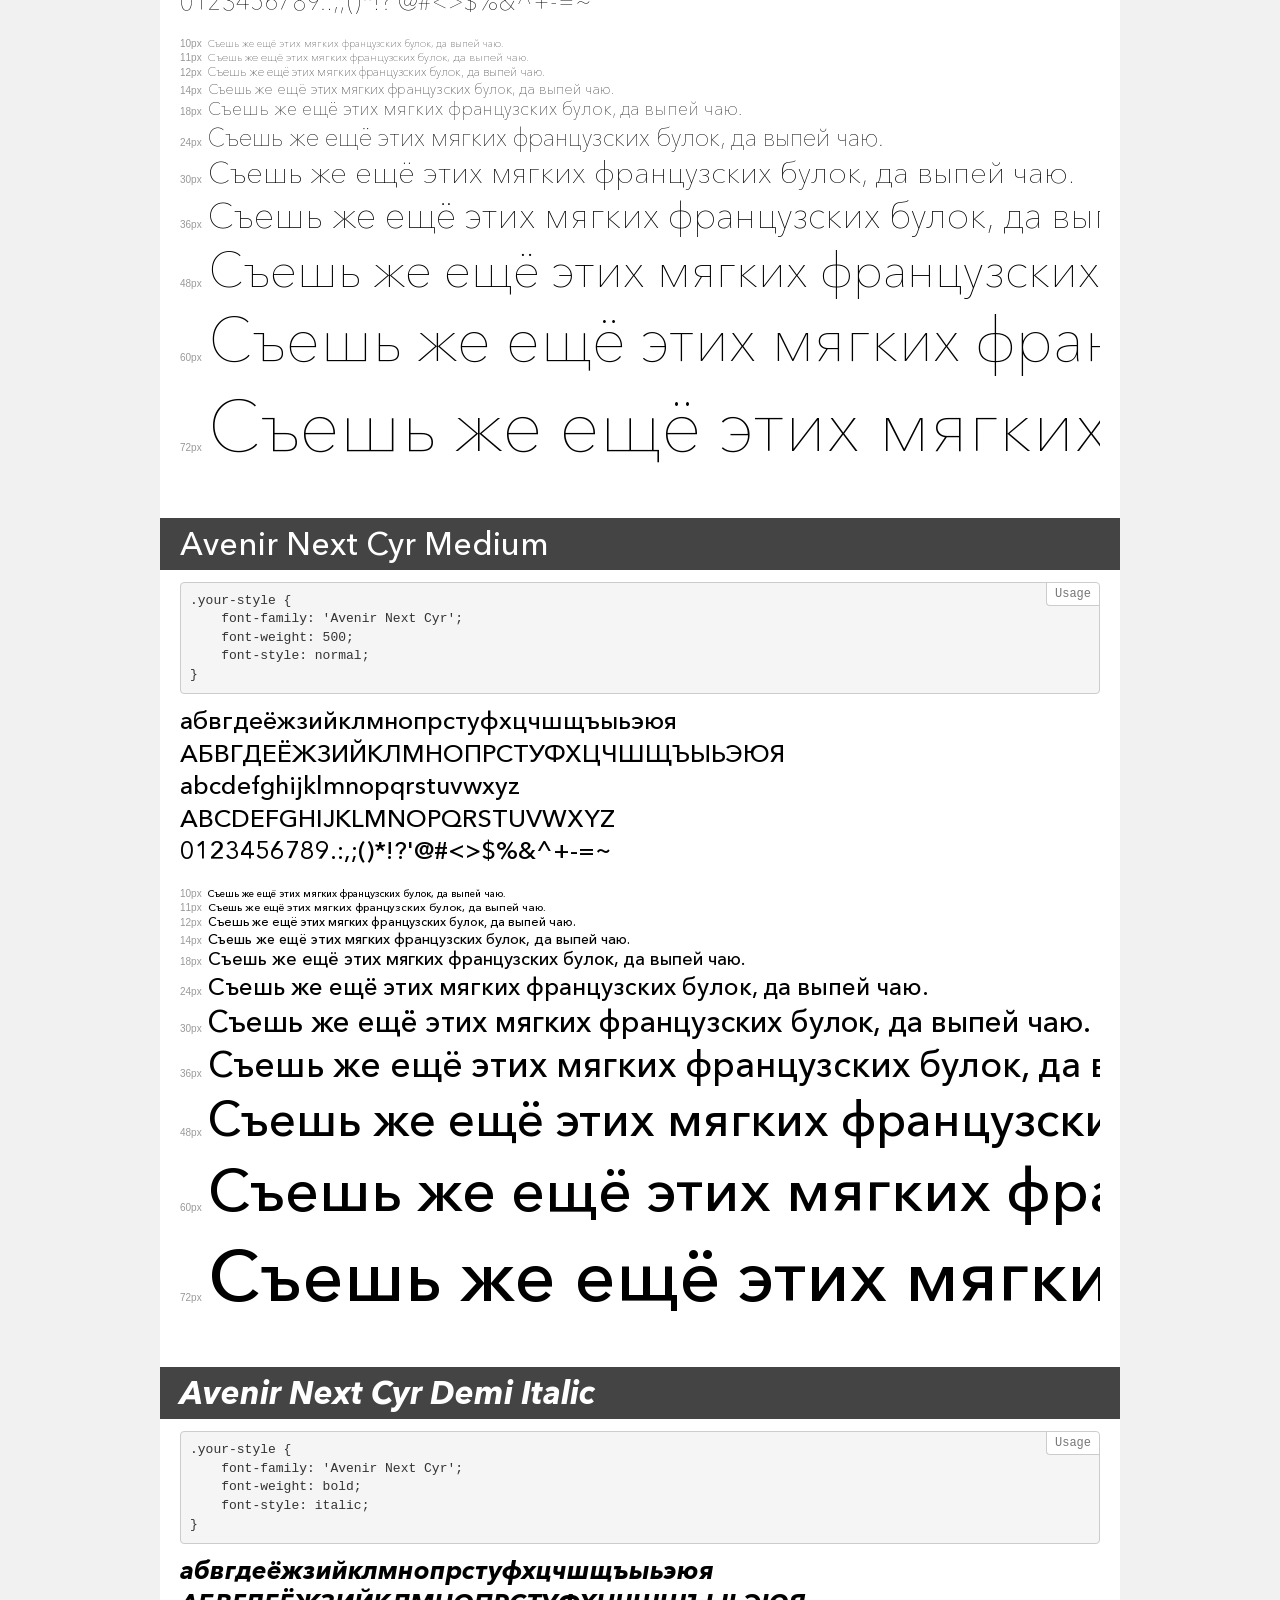
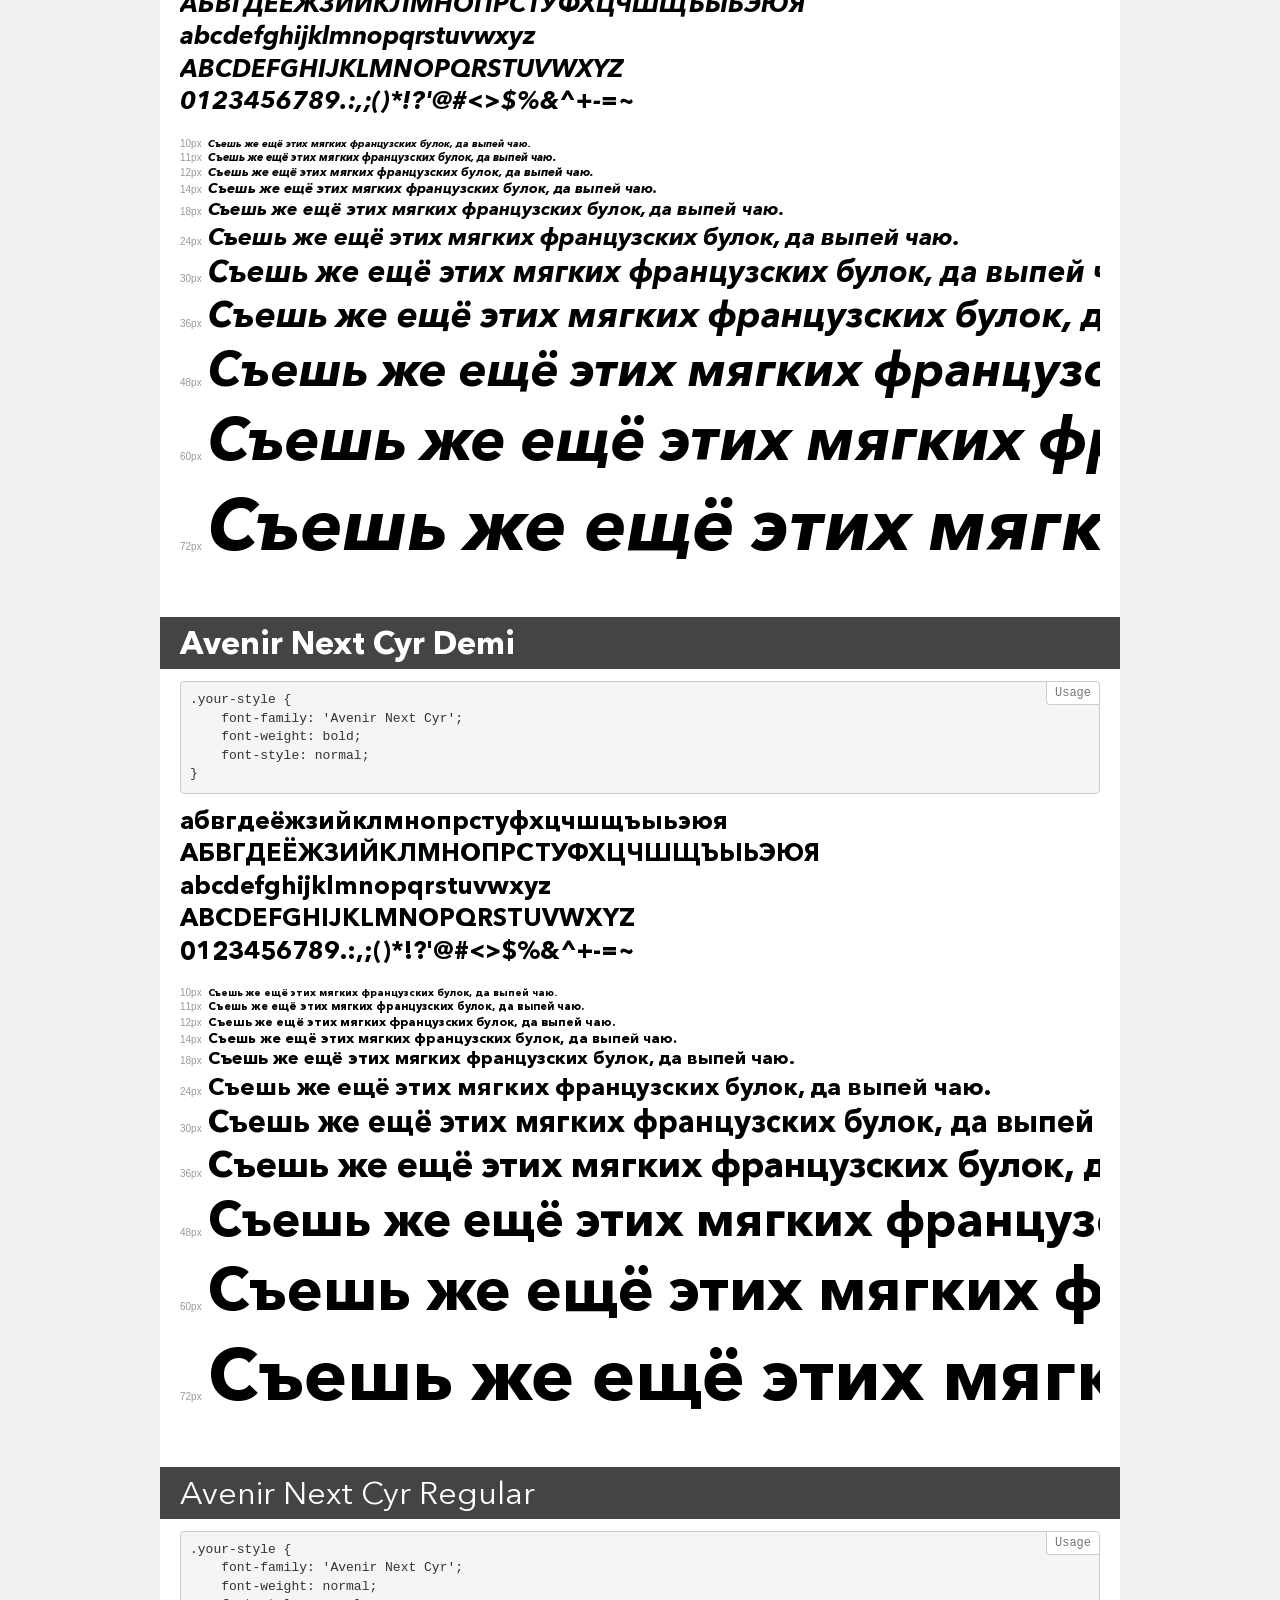
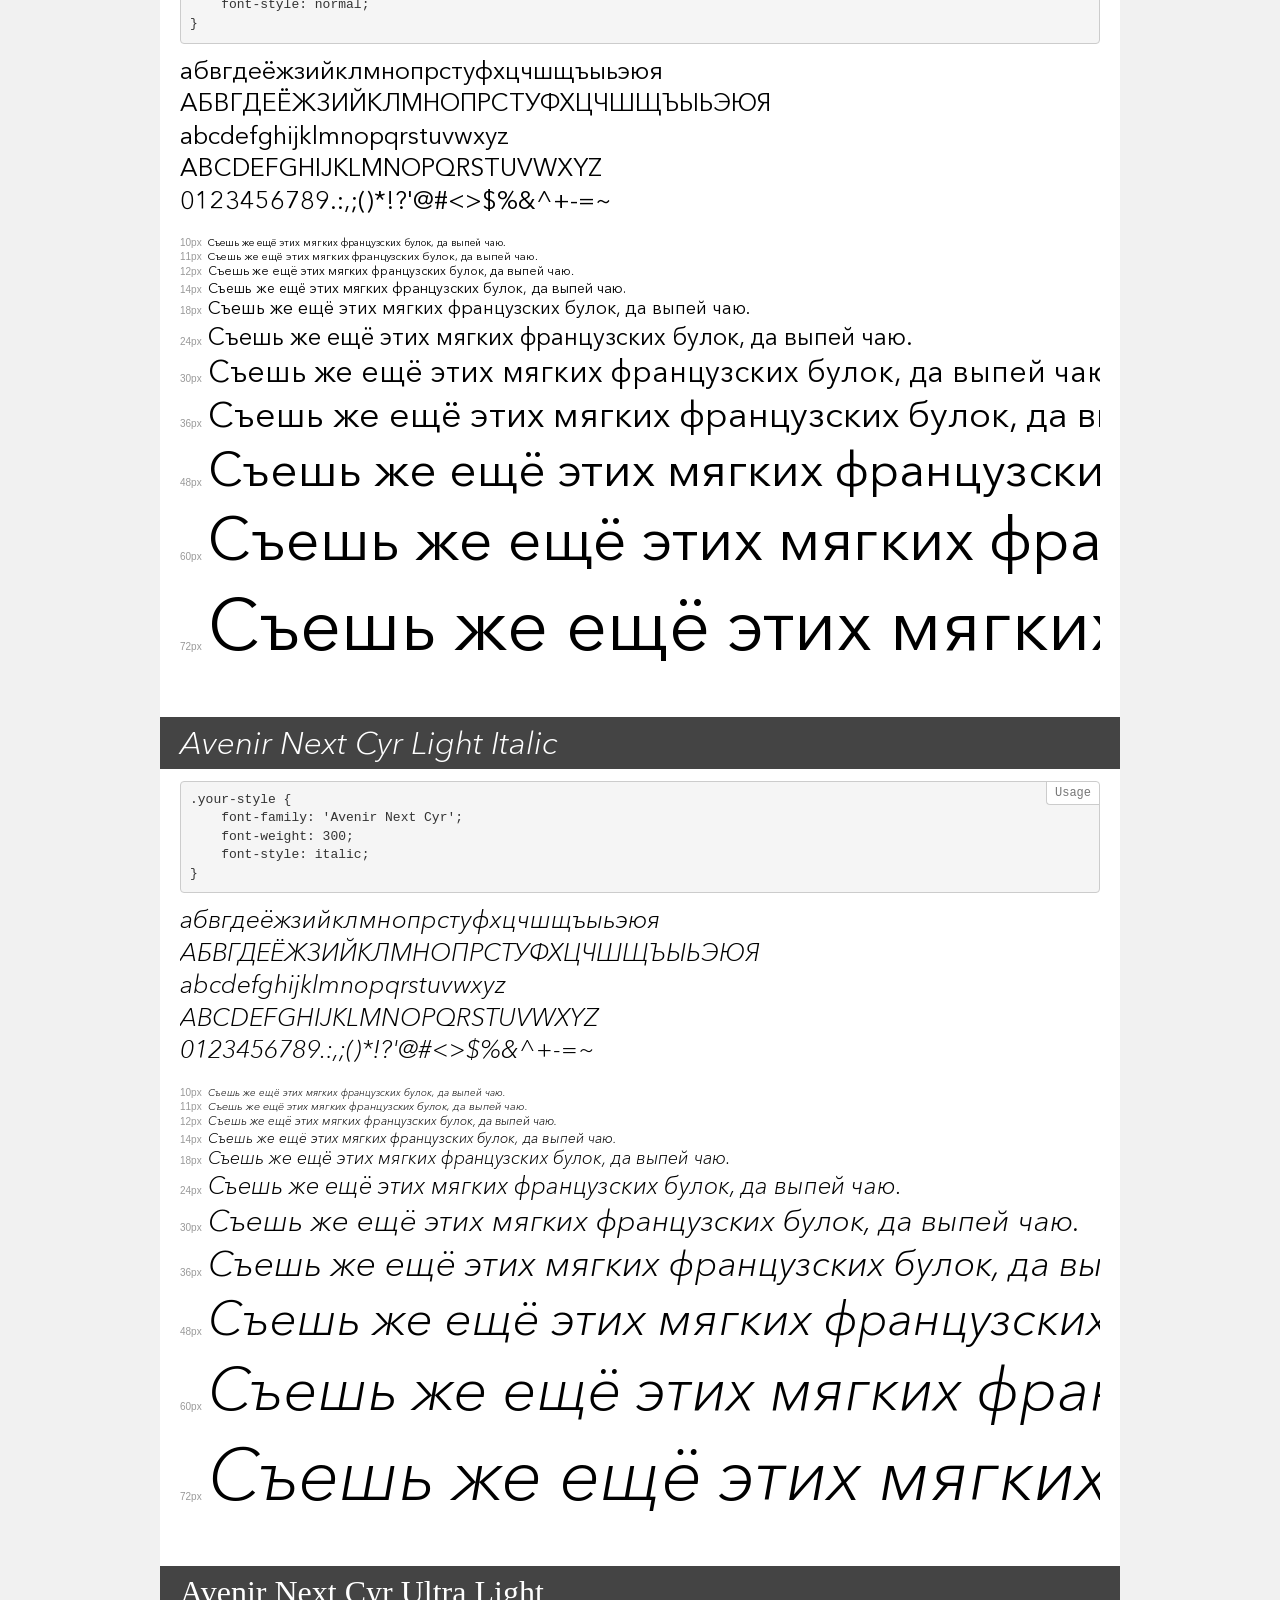
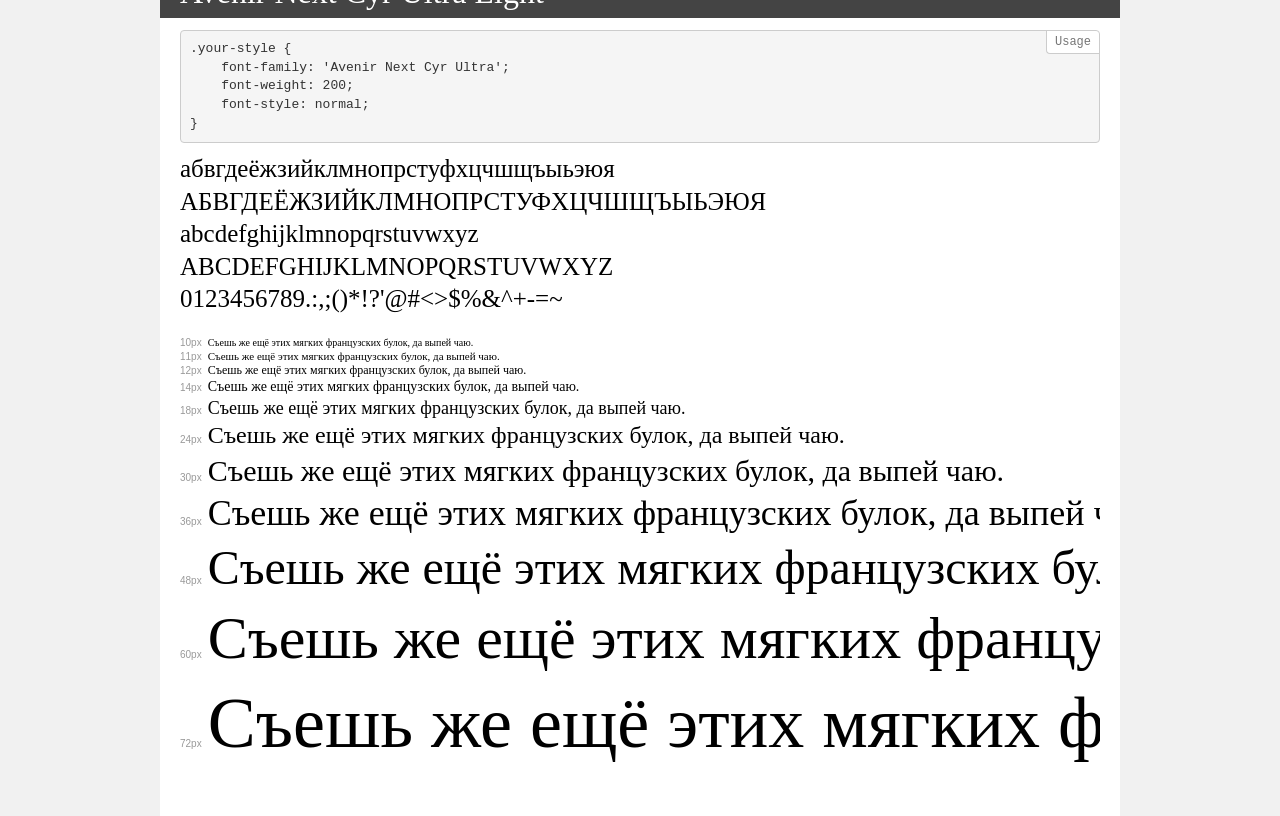
<file: fonts/avenir-next/demo.html>
<!DOCTYPE html>
<html>
<head>
    <meta charset="utf-8">
    <meta http-equiv="X-UA-Compatible" content="IE=edge">
    <meta name="viewport" content="width=device-width, initial-scale=1">
    <meta name="robots" content="noindex, noarchive">
    <meta name="format-detection" content="telephone=no">
    <title>Transfonter demo</title>
    <link href="stylesheet.css" rel="stylesheet">
    <style>
        /*
        http://meyerweb.com/eric/tools/css/reset/
        v2.0 | 20110126
        License: none (public domain)
        */
        html, body, div, span, applet, object, iframe,
        h1, h2, h3, h4, h5, h6, p, blockquote, pre,
        a, abbr, acronym, address, big, cite, code,
        del, dfn, em, img, ins, kbd, q, s, samp,
        small, strike, strong, sub, sup, tt, var,
        b, u, i, center,
        dl, dt, dd, ol, ul, li,
        fieldset, form, label, legend,
        table, caption, tbody, tfoot, thead, tr, th, td,
        article, aside, canvas, details, embed,
        figure, figcaption, footer, header, hgroup,
        menu, nav, output, ruby, section, summary,
        time, mark, audio, video {
            margin: 0;
            padding: 0;
            border: 0;
            font-size: 100%;
            font: inherit;
            vertical-align: baseline;
        }
        /* HTML5 display-role reset for older browsers */
        article, aside, details, figcaption, figure,
        footer, header, hgroup, menu, nav, section {
            display: block;
        }
        body {
            line-height: 1;
        }
        ol, ul {
            list-style: none;
        }
        blockquote, q {
            quotes: none;
        }
        blockquote:before, blockquote:after,
        q:before, q:after {
            content: '';
            content: none;
        }
        table {
            border-collapse: collapse;
            border-spacing: 0;
        }
        /* common styles */
        body {
            background: #f1f1f1;
            color: #000;
        }
        .page {
            background: #fff;
            width: 920px;
            margin: 0 auto;
            padding: 20px 20px 0 20px;
            overflow: hidden;
        }
        .font-container {
            overflow-x: auto;
            overflow-y: hidden;
            margin-bottom: 40px;
            line-height: 1.3;
            white-space: nowrap;
            padding-bottom: 5px;
        }
        h1 {
            position: relative;
            background: #444;
            font-size: 32px;
            color: #fff;
            padding: 10px 20px;
            margin: 0 -20px 12px -20px;
        }
        .letters {
            font-size: 25px;
            margin-bottom: 20px;
        }
        .s10:before {
            content: '10px';
        }
        .s11:before {
            content: '11px';
        }
        .s12:before {
            content: '12px';
        }
        .s14:before {
            content: '14px';
        }
        .s18:before {
            content: '18px';
        }
        .s24:before {
            content: '24px';
        }
        .s30:before {
            content: '30px';
        }
        .s36:before {
            content: '36px';
        }
        .s48:before {
            content: '48px';
        }
        .s60:before {
            content: '60px';
        }
        .s72:before {
            content: '72px';
        }
        .s10:before, .s11:before, .s12:before, .s14:before,
        .s18:before, .s24:before, .s30:before, .s36:before,
        .s48:before, .s60:before, .s72:before {
            font-family: Arial, sans-serif;
            font-size: 10px;
            font-weight: normal;
            font-style: normal;
            color: #999;
            padding-right: 6px;
        }
        pre {
            display: block;
            position: relative;
            padding: 9px;
            margin: 0 0 10px;
            font-family: Monaco, Menlo, Consolas, "Courier New", monospace !important;
            font-size: 13px;
            line-height: 1.428571429;
            color: #333;
            font-weight: normal !important;
            font-style: normal !important;
            background-color: #f5f5f5;
            border: 1px solid #ccc;
            overflow-x: auto;
            border-radius: 4px;
        }
        pre:after {
            display: block;
            position: absolute;
            right: 0;
            top: 0;
            content: 'Usage';
            line-height: 1;
            padding: 5px 8px;
            font-size: 12px;
            color: #767676;
            background-color: #fff;
            border: 1px solid #ccc;
            border-right: none;
            border-top: none;
            border-radius: 0 4px 0 4px;
            z-index: 10;
        }
        /* responsive */
        @media (max-width: 959px) {
            .page {
                width: auto;
                margin: 0;
            }
        }
    </style>
</head>
<body>
<div class="page">
    <div class="demo" style="font-family: 'Avenir Next Cyr'; font-weight: bold; font-style: normal;">
        <h1>Avenir Next Cyr Bold</h1>
        <pre>.your-style {
    font-family: 'Avenir Next Cyr';
    font-weight: bold;
    font-style: normal;
}</pre>
        <div class="font-container">
            <p class="letters">
                абвгдеёжзийклмнопрстуфхцчшщъыьэюя<br>
АБВГДЕЁЖЗИЙКЛМНОПРСТУФХЦЧШЩЪЫЬЭЮЯ<br>
abcdefghijklmnopqrstuvwxyz<br>
ABCDEFGHIJKLMNOPQRSTUVWXYZ<br>
                0123456789.:,;()*!?'@#<>$%&^+-=~
            </p>
            <p class="s10" style="font-size: 10px;">Съешь же ещё этих мягких французских булок, да выпей чаю.</p>
            <p class="s11" style="font-size: 11px;">Съешь же ещё этих мягких французских булок, да выпей чаю.</p>
            <p class="s12" style="font-size: 12px;">Съешь же ещё этих мягких французских булок, да выпей чаю.</p>
            <p class="s14" style="font-size: 14px;">Съешь же ещё этих мягких французских булок, да выпей чаю.</p>
            <p class="s18" style="font-size: 18px;">Съешь же ещё этих мягких французских булок, да выпей чаю.</p>
            <p class="s24" style="font-size: 24px;">Съешь же ещё этих мягких французских булок, да выпей чаю.</p>
            <p class="s30" style="font-size: 30px;">Съешь же ещё этих мягких французских булок, да выпей чаю.</p>
            <p class="s36" style="font-size: 36px;">Съешь же ещё этих мягких французских булок, да выпей чаю.</p>
            <p class="s48" style="font-size: 48px;">Съешь же ещё этих мягких французских булок, да выпей чаю.</p>
            <p class="s60" style="font-size: 60px;">Съешь же ещё этих мягких французских булок, да выпей чаю.</p>
            <p class="s72" style="font-size: 72px;">Съешь же ещё этих мягких французских булок, да выпей чаю.</p>
        </div>
    </div>
    <div class="demo" style="font-family: 'Avenir Next Cyr'; font-weight: 100; font-style: italic;">
        <h1>Avenir Next Cyr Thin Italic</h1>
        <pre>.your-style {
    font-family: 'Avenir Next Cyr';
    font-weight: 100;
    font-style: italic;
}</pre>
        <div class="font-container">
            <p class="letters">
                абвгдеёжзийклмнопрстуфхцчшщъыьэюя<br>
АБВГДЕЁЖЗИЙКЛМНОПРСТУФХЦЧШЩЪЫЬЭЮЯ<br>
abcdefghijklmnopqrstuvwxyz<br>
ABCDEFGHIJKLMNOPQRSTUVWXYZ<br>
                0123456789.:,;()*!?'@#<>$%&^+-=~
            </p>
            <p class="s10" style="font-size: 10px;">Съешь же ещё этих мягких французских булок, да выпей чаю.</p>
            <p class="s11" style="font-size: 11px;">Съешь же ещё этих мягких французских булок, да выпей чаю.</p>
            <p class="s12" style="font-size: 12px;">Съешь же ещё этих мягких французских булок, да выпей чаю.</p>
            <p class="s14" style="font-size: 14px;">Съешь же ещё этих мягких французских булок, да выпей чаю.</p>
            <p class="s18" style="font-size: 18px;">Съешь же ещё этих мягких французских булок, да выпей чаю.</p>
            <p class="s24" style="font-size: 24px;">Съешь же ещё этих мягких французских булок, да выпей чаю.</p>
            <p class="s30" style="font-size: 30px;">Съешь же ещё этих мягких французских булок, да выпей чаю.</p>
            <p class="s36" style="font-size: 36px;">Съешь же ещё этих мягких французских булок, да выпей чаю.</p>
            <p class="s48" style="font-size: 48px;">Съешь же ещё этих мягких французских булок, да выпей чаю.</p>
            <p class="s60" style="font-size: 60px;">Съешь же ещё этих мягких французских булок, да выпей чаю.</p>
            <p class="s72" style="font-size: 72px;">Съешь же ещё этих мягких французских булок, да выпей чаю.</p>
        </div>
    </div>
    <div class="demo" style="font-family: 'Avenir Next Cyr'; font-weight: 500; font-style: italic;">
        <h1>Avenir Next Cyr Medium Italic</h1>
        <pre>.your-style {
    font-family: 'Avenir Next Cyr';
    font-weight: 500;
    font-style: italic;
}</pre>
        <div class="font-container">
            <p class="letters">
                абвгдеёжзийклмнопрстуфхцчшщъыьэюя<br>
АБВГДЕЁЖЗИЙКЛМНОПРСТУФХЦЧШЩЪЫЬЭЮЯ<br>
abcdefghijklmnopqrstuvwxyz<br>
ABCDEFGHIJKLMNOPQRSTUVWXYZ<br>
                0123456789.:,;()*!?'@#<>$%&^+-=~
            </p>
            <p class="s10" style="font-size: 10px;">Съешь же ещё этих мягких французских булок, да выпей чаю.</p>
            <p class="s11" style="font-size: 11px;">Съешь же ещё этих мягких французских булок, да выпей чаю.</p>
            <p class="s12" style="font-size: 12px;">Съешь же ещё этих мягких французских булок, да выпей чаю.</p>
            <p class="s14" style="font-size: 14px;">Съешь же ещё этих мягких французских булок, да выпей чаю.</p>
            <p class="s18" style="font-size: 18px;">Съешь же ещё этих мягких французских булок, да выпей чаю.</p>
            <p class="s24" style="font-size: 24px;">Съешь же ещё этих мягких французских булок, да выпей чаю.</p>
            <p class="s30" style="font-size: 30px;">Съешь же ещё этих мягких французских булок, да выпей чаю.</p>
            <p class="s36" style="font-size: 36px;">Съешь же ещё этих мягких французских булок, да выпей чаю.</p>
            <p class="s48" style="font-size: 48px;">Съешь же ещё этих мягких французских булок, да выпей чаю.</p>
            <p class="s60" style="font-size: 60px;">Съешь же ещё этих мягких французских булок, да выпей чаю.</p>
            <p class="s72" style="font-size: 72px;">Съешь же ещё этих мягких французских булок, да выпей чаю.</p>
        </div>
    </div>
    <div class="demo" style="font-family: 'Avenir Next Cyr Ultra'; font-weight: 200; font-style: italic;">
        <h1>Avenir Next Cyr Ultra Light Italic</h1>
        <pre>.your-style {
    font-family: 'Avenir Next Cyr Ultra';
    font-weight: 200;
    font-style: italic;
}</pre>
        <div class="font-container">
            <p class="letters">
                абвгдеёжзийклмнопрстуфхцчшщъыьэюя<br>
АБВГДЕЁЖЗИЙКЛМНОПРСТУФХЦЧШЩЪЫЬЭЮЯ<br>
abcdefghijklmnopqrstuvwxyz<br>
ABCDEFGHIJKLMNOPQRSTUVWXYZ<br>
                0123456789.:,;()*!?'@#<>$%&^+-=~
            </p>
            <p class="s10" style="font-size: 10px;">Съешь же ещё этих мягких французских булок, да выпей чаю.</p>
            <p class="s11" style="font-size: 11px;">Съешь же ещё этих мягких французских булок, да выпей чаю.</p>
            <p class="s12" style="font-size: 12px;">Съешь же ещё этих мягких французских булок, да выпей чаю.</p>
            <p class="s14" style="font-size: 14px;">Съешь же ещё этих мягких французских булок, да выпей чаю.</p>
            <p class="s18" style="font-size: 18px;">Съешь же ещё этих мягких французских булок, да выпей чаю.</p>
            <p class="s24" style="font-size: 24px;">Съешь же ещё этих мягких французских булок, да выпей чаю.</p>
            <p class="s30" style="font-size: 30px;">Съешь же ещё этих мягких французских булок, да выпей чаю.</p>
            <p class="s36" style="font-size: 36px;">Съешь же ещё этих мягких французских булок, да выпей чаю.</p>
            <p class="s48" style="font-size: 48px;">Съешь же ещё этих мягких французских булок, да выпей чаю.</p>
            <p class="s60" style="font-size: 60px;">Съешь же ещё этих мягких французских булок, да выпей чаю.</p>
            <p class="s72" style="font-size: 72px;">Съешь же ещё этих мягких французских булок, да выпей чаю.</p>
        </div>
    </div>
    <div class="demo" style="font-family: 'Avenir Next Cyr'; font-weight: 300; font-style: normal;">
        <h1>Avenir Next Cyr Light</h1>
        <pre>.your-style {
    font-family: 'Avenir Next Cyr';
    font-weight: 300;
    font-style: normal;
}</pre>
        <div class="font-container">
            <p class="letters">
                абвгдеёжзийклмнопрстуфхцчшщъыьэюя<br>
АБВГДЕЁЖЗИЙКЛМНОПРСТУФХЦЧШЩЪЫЬЭЮЯ<br>
abcdefghijklmnopqrstuvwxyz<br>
ABCDEFGHIJKLMNOPQRSTUVWXYZ<br>
                0123456789.:,;()*!?'@#<>$%&^+-=~
            </p>
            <p class="s10" style="font-size: 10px;">Съешь же ещё этих мягких французских булок, да выпей чаю.</p>
            <p class="s11" style="font-size: 11px;">Съешь же ещё этих мягких французских булок, да выпей чаю.</p>
            <p class="s12" style="font-size: 12px;">Съешь же ещё этих мягких французских булок, да выпей чаю.</p>
            <p class="s14" style="font-size: 14px;">Съешь же ещё этих мягких французских булок, да выпей чаю.</p>
            <p class="s18" style="font-size: 18px;">Съешь же ещё этих мягких французских булок, да выпей чаю.</p>
            <p class="s24" style="font-size: 24px;">Съешь же ещё этих мягких французских булок, да выпей чаю.</p>
            <p class="s30" style="font-size: 30px;">Съешь же ещё этих мягких французских булок, да выпей чаю.</p>
            <p class="s36" style="font-size: 36px;">Съешь же ещё этих мягких французских булок, да выпей чаю.</p>
            <p class="s48" style="font-size: 48px;">Съешь же ещё этих мягких французских булок, да выпей чаю.</p>
            <p class="s60" style="font-size: 60px;">Съешь же ещё этих мягких французских булок, да выпей чаю.</p>
            <p class="s72" style="font-size: 72px;">Съешь же ещё этих мягких французских булок, да выпей чаю.</p>
        </div>
    </div>
    <div class="demo" style="font-family: 'Avenir Next Cyr'; font-weight: normal; font-style: italic;">
        <h1>Avenir Next Cyr Italic</h1>
        <pre>.your-style {
    font-family: 'Avenir Next Cyr';
    font-weight: normal;
    font-style: italic;
}</pre>
        <div class="font-container">
            <p class="letters">
                абвгдеёжзийклмнопрстуфхцчшщъыьэюя<br>
АБВГДЕЁЖЗИЙКЛМНОПРСТУФХЦЧШЩЪЫЬЭЮЯ<br>
abcdefghijklmnopqrstuvwxyz<br>
ABCDEFGHIJKLMNOPQRSTUVWXYZ<br>
                0123456789.:,;()*!?'@#<>$%&^+-=~
            </p>
            <p class="s10" style="font-size: 10px;">Съешь же ещё этих мягких французских булок, да выпей чаю.</p>
            <p class="s11" style="font-size: 11px;">Съешь же ещё этих мягких французских булок, да выпей чаю.</p>
            <p class="s12" style="font-size: 12px;">Съешь же ещё этих мягких французских булок, да выпей чаю.</p>
            <p class="s14" style="font-size: 14px;">Съешь же ещё этих мягких французских булок, да выпей чаю.</p>
            <p class="s18" style="font-size: 18px;">Съешь же ещё этих мягких французских булок, да выпей чаю.</p>
            <p class="s24" style="font-size: 24px;">Съешь же ещё этих мягких французских булок, да выпей чаю.</p>
            <p class="s30" style="font-size: 30px;">Съешь же ещё этих мягких французских булок, да выпей чаю.</p>
            <p class="s36" style="font-size: 36px;">Съешь же ещё этих мягких французских булок, да выпей чаю.</p>
            <p class="s48" style="font-size: 48px;">Съешь же ещё этих мягких французских булок, да выпей чаю.</p>
            <p class="s60" style="font-size: 60px;">Съешь же ещё этих мягких французских булок, да выпей чаю.</p>
            <p class="s72" style="font-size: 72px;">Съешь же ещё этих мягких французских булок, да выпей чаю.</p>
        </div>
    </div>
    <div class="demo" style="font-family: 'Avenir Next Cyr'; font-weight: bold; font-style: italic;">
        <h1>Avenir Next Cyr Bold Italic</h1>
        <pre>.your-style {
    font-family: 'Avenir Next Cyr';
    font-weight: bold;
    font-style: italic;
}</pre>
        <div class="font-container">
            <p class="letters">
                абвгдеёжзийклмнопрстуфхцчшщъыьэюя<br>
АБВГДЕЁЖЗИЙКЛМНОПРСТУФХЦЧШЩЪЫЬЭЮЯ<br>
abcdefghijklmnopqrstuvwxyz<br>
ABCDEFGHIJKLMNOPQRSTUVWXYZ<br>
                0123456789.:,;()*!?'@#<>$%&^+-=~
            </p>
            <p class="s10" style="font-size: 10px;">Съешь же ещё этих мягких французских булок, да выпей чаю.</p>
            <p class="s11" style="font-size: 11px;">Съешь же ещё этих мягких французских булок, да выпей чаю.</p>
            <p class="s12" style="font-size: 12px;">Съешь же ещё этих мягких французских булок, да выпей чаю.</p>
            <p class="s14" style="font-size: 14px;">Съешь же ещё этих мягких французских булок, да выпей чаю.</p>
            <p class="s18" style="font-size: 18px;">Съешь же ещё этих мягких французских булок, да выпей чаю.</p>
            <p class="s24" style="font-size: 24px;">Съешь же ещё этих мягких французских булок, да выпей чаю.</p>
            <p class="s30" style="font-size: 30px;">Съешь же ещё этих мягких французских булок, да выпей чаю.</p>
            <p class="s36" style="font-size: 36px;">Съешь же ещё этих мягких французских булок, да выпей чаю.</p>
            <p class="s48" style="font-size: 48px;">Съешь же ещё этих мягких французских булок, да выпей чаю.</p>
            <p class="s60" style="font-size: 60px;">Съешь же ещё этих мягких французских булок, да выпей чаю.</p>
            <p class="s72" style="font-size: 72px;">Съешь же ещё этих мягких французских булок, да выпей чаю.</p>
        </div>
    </div>
    <div class="demo" style="font-family: 'Avenir Next Cyr'; font-weight: 900; font-style: normal;">
        <h1>Avenir Next Cyr Heavy</h1>
        <pre>.your-style {
    font-family: 'Avenir Next Cyr';
    font-weight: 900;
    font-style: normal;
}</pre>
        <div class="font-container">
            <p class="letters">
                абвгдеёжзийклмнопрстуфхцчшщъыьэюя<br>
АБВГДЕЁЖЗИЙКЛМНОПРСТУФХЦЧШЩЪЫЬЭЮЯ<br>
abcdefghijklmnopqrstuvwxyz<br>
ABCDEFGHIJKLMNOPQRSTUVWXYZ<br>
                0123456789.:,;()*!?'@#<>$%&^+-=~
            </p>
            <p class="s10" style="font-size: 10px;">Съешь же ещё этих мягких французских булок, да выпей чаю.</p>
            <p class="s11" style="font-size: 11px;">Съешь же ещё этих мягких французских булок, да выпей чаю.</p>
            <p class="s12" style="font-size: 12px;">Съешь же ещё этих мягких французских булок, да выпей чаю.</p>
            <p class="s14" style="font-size: 14px;">Съешь же ещё этих мягких французских булок, да выпей чаю.</p>
            <p class="s18" style="font-size: 18px;">Съешь же ещё этих мягких французских булок, да выпей чаю.</p>
            <p class="s24" style="font-size: 24px;">Съешь же ещё этих мягких французских булок, да выпей чаю.</p>
            <p class="s30" style="font-size: 30px;">Съешь же ещё этих мягких французских булок, да выпей чаю.</p>
            <p class="s36" style="font-size: 36px;">Съешь же ещё этих мягких французских булок, да выпей чаю.</p>
            <p class="s48" style="font-size: 48px;">Съешь же ещё этих мягких французских булок, да выпей чаю.</p>
            <p class="s60" style="font-size: 60px;">Съешь же ещё этих мягких французских булок, да выпей чаю.</p>
            <p class="s72" style="font-size: 72px;">Съешь же ещё этих мягких французских булок, да выпей чаю.</p>
        </div>
    </div>
    <div class="demo" style="font-family: 'Avenir Next Cyr'; font-weight: 900; font-style: italic;">
        <h1>Avenir Next Cyr Heavy Italic</h1>
        <pre>.your-style {
    font-family: 'Avenir Next Cyr';
    font-weight: 900;
    font-style: italic;
}</pre>
        <div class="font-container">
            <p class="letters">
                абвгдеёжзийклмнопрстуфхцчшщъыьэюя<br>
АБВГДЕЁЖЗИЙКЛМНОПРСТУФХЦЧШЩЪЫЬЭЮЯ<br>
abcdefghijklmnopqrstuvwxyz<br>
ABCDEFGHIJKLMNOPQRSTUVWXYZ<br>
                0123456789.:,;()*!?'@#<>$%&^+-=~
            </p>
            <p class="s10" style="font-size: 10px;">Съешь же ещё этих мягких французских булок, да выпей чаю.</p>
            <p class="s11" style="font-size: 11px;">Съешь же ещё этих мягких французских булок, да выпей чаю.</p>
            <p class="s12" style="font-size: 12px;">Съешь же ещё этих мягких французских булок, да выпей чаю.</p>
            <p class="s14" style="font-size: 14px;">Съешь же ещё этих мягких французских булок, да выпей чаю.</p>
            <p class="s18" style="font-size: 18px;">Съешь же ещё этих мягких французских булок, да выпей чаю.</p>
            <p class="s24" style="font-size: 24px;">Съешь же ещё этих мягких французских булок, да выпей чаю.</p>
            <p class="s30" style="font-size: 30px;">Съешь же ещё этих мягких французских булок, да выпей чаю.</p>
            <p class="s36" style="font-size: 36px;">Съешь же ещё этих мягких французских булок, да выпей чаю.</p>
            <p class="s48" style="font-size: 48px;">Съешь же ещё этих мягких французских булок, да выпей чаю.</p>
            <p class="s60" style="font-size: 60px;">Съешь же ещё этих мягких французских булок, да выпей чаю.</p>
            <p class="s72" style="font-size: 72px;">Съешь же ещё этих мягких французских булок, да выпей чаю.</p>
        </div>
    </div>
    <div class="demo" style="font-family: 'Avenir Next Cyr'; font-weight: 100; font-style: normal;">
        <h1>Avenir Next Cyr Thin</h1>
        <pre>.your-style {
    font-family: 'Avenir Next Cyr';
    font-weight: 100;
    font-style: normal;
}</pre>
        <div class="font-container">
            <p class="letters">
                абвгдеёжзийклмнопрстуфхцчшщъыьэюя<br>
АБВГДЕЁЖЗИЙКЛМНОПРСТУФХЦЧШЩЪЫЬЭЮЯ<br>
abcdefghijklmnopqrstuvwxyz<br>
ABCDEFGHIJKLMNOPQRSTUVWXYZ<br>
                0123456789.:,;()*!?'@#<>$%&^+-=~
            </p>
            <p class="s10" style="font-size: 10px;">Съешь же ещё этих мягких французских булок, да выпей чаю.</p>
            <p class="s11" style="font-size: 11px;">Съешь же ещё этих мягких французских булок, да выпей чаю.</p>
            <p class="s12" style="font-size: 12px;">Съешь же ещё этих мягких французских булок, да выпей чаю.</p>
            <p class="s14" style="font-size: 14px;">Съешь же ещё этих мягких французских булок, да выпей чаю.</p>
            <p class="s18" style="font-size: 18px;">Съешь же ещё этих мягких французских булок, да выпей чаю.</p>
            <p class="s24" style="font-size: 24px;">Съешь же ещё этих мягких французских булок, да выпей чаю.</p>
            <p class="s30" style="font-size: 30px;">Съешь же ещё этих мягких французских булок, да выпей чаю.</p>
            <p class="s36" style="font-size: 36px;">Съешь же ещё этих мягких французских булок, да выпей чаю.</p>
            <p class="s48" style="font-size: 48px;">Съешь же ещё этих мягких французских булок, да выпей чаю.</p>
            <p class="s60" style="font-size: 60px;">Съешь же ещё этих мягких французских булок, да выпей чаю.</p>
            <p class="s72" style="font-size: 72px;">Съешь же ещё этих мягких французских булок, да выпей чаю.</p>
        </div>
    </div>
    <div class="demo" style="font-family: 'Avenir Next Cyr'; font-weight: 500; font-style: normal;">
        <h1>Avenir Next Cyr Medium</h1>
        <pre>.your-style {
    font-family: 'Avenir Next Cyr';
    font-weight: 500;
    font-style: normal;
}</pre>
        <div class="font-container">
            <p class="letters">
                абвгдеёжзийклмнопрстуфхцчшщъыьэюя<br>
АБВГДЕЁЖЗИЙКЛМНОПРСТУФХЦЧШЩЪЫЬЭЮЯ<br>
abcdefghijklmnopqrstuvwxyz<br>
ABCDEFGHIJKLMNOPQRSTUVWXYZ<br>
                0123456789.:,;()*!?'@#<>$%&^+-=~
            </p>
            <p class="s10" style="font-size: 10px;">Съешь же ещё этих мягких французских булок, да выпей чаю.</p>
            <p class="s11" style="font-size: 11px;">Съешь же ещё этих мягких французских булок, да выпей чаю.</p>
            <p class="s12" style="font-size: 12px;">Съешь же ещё этих мягких французских булок, да выпей чаю.</p>
            <p class="s14" style="font-size: 14px;">Съешь же ещё этих мягких французских булок, да выпей чаю.</p>
            <p class="s18" style="font-size: 18px;">Съешь же ещё этих мягких французских булок, да выпей чаю.</p>
            <p class="s24" style="font-size: 24px;">Съешь же ещё этих мягких французских булок, да выпей чаю.</p>
            <p class="s30" style="font-size: 30px;">Съешь же ещё этих мягких французских булок, да выпей чаю.</p>
            <p class="s36" style="font-size: 36px;">Съешь же ещё этих мягких французских булок, да выпей чаю.</p>
            <p class="s48" style="font-size: 48px;">Съешь же ещё этих мягких французских булок, да выпей чаю.</p>
            <p class="s60" style="font-size: 60px;">Съешь же ещё этих мягких французских булок, да выпей чаю.</p>
            <p class="s72" style="font-size: 72px;">Съешь же ещё этих мягких французских булок, да выпей чаю.</p>
        </div>
    </div>
    <div class="demo" style="font-family: 'Avenir Next Cyr'; font-weight: bold; font-style: italic;">
        <h1>Avenir Next Cyr Demi Italic</h1>
        <pre>.your-style {
    font-family: 'Avenir Next Cyr';
    font-weight: bold;
    font-style: italic;
}</pre>
        <div class="font-container">
            <p class="letters">
                абвгдеёжзийклмнопрстуфхцчшщъыьэюя<br>
АБВГДЕЁЖЗИЙКЛМНОПРСТУФХЦЧШЩЪЫЬЭЮЯ<br>
abcdefghijklmnopqrstuvwxyz<br>
ABCDEFGHIJKLMNOPQRSTUVWXYZ<br>
                0123456789.:,;()*!?'@#<>$%&^+-=~
            </p>
            <p class="s10" style="font-size: 10px;">Съешь же ещё этих мягких французских булок, да выпей чаю.</p>
            <p class="s11" style="font-size: 11px;">Съешь же ещё этих мягких французских булок, да выпей чаю.</p>
            <p class="s12" style="font-size: 12px;">Съешь же ещё этих мягких французских булок, да выпей чаю.</p>
            <p class="s14" style="font-size: 14px;">Съешь же ещё этих мягких французских булок, да выпей чаю.</p>
            <p class="s18" style="font-size: 18px;">Съешь же ещё этих мягких французских булок, да выпей чаю.</p>
            <p class="s24" style="font-size: 24px;">Съешь же ещё этих мягких французских булок, да выпей чаю.</p>
            <p class="s30" style="font-size: 30px;">Съешь же ещё этих мягких французских булок, да выпей чаю.</p>
            <p class="s36" style="font-size: 36px;">Съешь же ещё этих мягких французских булок, да выпей чаю.</p>
            <p class="s48" style="font-size: 48px;">Съешь же ещё этих мягких французских булок, да выпей чаю.</p>
            <p class="s60" style="font-size: 60px;">Съешь же ещё этих мягких французских булок, да выпей чаю.</p>
            <p class="s72" style="font-size: 72px;">Съешь же ещё этих мягких французских булок, да выпей чаю.</p>
        </div>
    </div>
    <div class="demo" style="font-family: 'Avenir Next Cyr'; font-weight: bold; font-style: normal;">
        <h1>Avenir Next Cyr Demi</h1>
        <pre>.your-style {
    font-family: 'Avenir Next Cyr';
    font-weight: bold;
    font-style: normal;
}</pre>
        <div class="font-container">
            <p class="letters">
                абвгдеёжзийклмнопрстуфхцчшщъыьэюя<br>
АБВГДЕЁЖЗИЙКЛМНОПРСТУФХЦЧШЩЪЫЬЭЮЯ<br>
abcdefghijklmnopqrstuvwxyz<br>
ABCDEFGHIJKLMNOPQRSTUVWXYZ<br>
                0123456789.:,;()*!?'@#<>$%&^+-=~
            </p>
            <p class="s10" style="font-size: 10px;">Съешь же ещё этих мягких французских булок, да выпей чаю.</p>
            <p class="s11" style="font-size: 11px;">Съешь же ещё этих мягких французских булок, да выпей чаю.</p>
            <p class="s12" style="font-size: 12px;">Съешь же ещё этих мягких французских булок, да выпей чаю.</p>
            <p class="s14" style="font-size: 14px;">Съешь же ещё этих мягких французских булок, да выпей чаю.</p>
            <p class="s18" style="font-size: 18px;">Съешь же ещё этих мягких французских булок, да выпей чаю.</p>
            <p class="s24" style="font-size: 24px;">Съешь же ещё этих мягких французских булок, да выпей чаю.</p>
            <p class="s30" style="font-size: 30px;">Съешь же ещё этих мягких французских булок, да выпей чаю.</p>
            <p class="s36" style="font-size: 36px;">Съешь же ещё этих мягких французских булок, да выпей чаю.</p>
            <p class="s48" style="font-size: 48px;">Съешь же ещё этих мягких французских булок, да выпей чаю.</p>
            <p class="s60" style="font-size: 60px;">Съешь же ещё этих мягких французских булок, да выпей чаю.</p>
            <p class="s72" style="font-size: 72px;">Съешь же ещё этих мягких французских булок, да выпей чаю.</p>
        </div>
    </div>
    <div class="demo" style="font-family: 'Avenir Next Cyr'; font-weight: normal; font-style: normal;">
        <h1>Avenir Next Cyr Regular</h1>
        <pre>.your-style {
    font-family: 'Avenir Next Cyr';
    font-weight: normal;
    font-style: normal;
}</pre>
        <div class="font-container">
            <p class="letters">
                абвгдеёжзийклмнопрстуфхцчшщъыьэюя<br>
АБВГДЕЁЖЗИЙКЛМНОПРСТУФХЦЧШЩЪЫЬЭЮЯ<br>
abcdefghijklmnopqrstuvwxyz<br>
ABCDEFGHIJKLMNOPQRSTUVWXYZ<br>
                0123456789.:,;()*!?'@#<>$%&^+-=~
            </p>
            <p class="s10" style="font-size: 10px;">Съешь же ещё этих мягких французских булок, да выпей чаю.</p>
            <p class="s11" style="font-size: 11px;">Съешь же ещё этих мягких французских булок, да выпей чаю.</p>
            <p class="s12" style="font-size: 12px;">Съешь же ещё этих мягких французских булок, да выпей чаю.</p>
            <p class="s14" style="font-size: 14px;">Съешь же ещё этих мягких французских булок, да выпей чаю.</p>
            <p class="s18" style="font-size: 18px;">Съешь же ещё этих мягких французских булок, да выпей чаю.</p>
            <p class="s24" style="font-size: 24px;">Съешь же ещё этих мягких французских булок, да выпей чаю.</p>
            <p class="s30" style="font-size: 30px;">Съешь же ещё этих мягких французских булок, да выпей чаю.</p>
            <p class="s36" style="font-size: 36px;">Съешь же ещё этих мягких французских булок, да выпей чаю.</p>
            <p class="s48" style="font-size: 48px;">Съешь же ещё этих мягких французских булок, да выпей чаю.</p>
            <p class="s60" style="font-size: 60px;">Съешь же ещё этих мягких французских булок, да выпей чаю.</p>
            <p class="s72" style="font-size: 72px;">Съешь же ещё этих мягких французских булок, да выпей чаю.</p>
        </div>
    </div>
    <div class="demo" style="font-family: 'Avenir Next Cyr'; font-weight: 300; font-style: italic;">
        <h1>Avenir Next Cyr Light Italic</h1>
        <pre>.your-style {
    font-family: 'Avenir Next Cyr';
    font-weight: 300;
    font-style: italic;
}</pre>
        <div class="font-container">
            <p class="letters">
                абвгдеёжзийклмнопрстуфхцчшщъыьэюя<br>
АБВГДЕЁЖЗИЙКЛМНОПРСТУФХЦЧШЩЪЫЬЭЮЯ<br>
abcdefghijklmnopqrstuvwxyz<br>
ABCDEFGHIJKLMNOPQRSTUVWXYZ<br>
                0123456789.:,;()*!?'@#<>$%&^+-=~
            </p>
            <p class="s10" style="font-size: 10px;">Съешь же ещё этих мягких французских булок, да выпей чаю.</p>
            <p class="s11" style="font-size: 11px;">Съешь же ещё этих мягких французских булок, да выпей чаю.</p>
            <p class="s12" style="font-size: 12px;">Съешь же ещё этих мягких французских булок, да выпей чаю.</p>
            <p class="s14" style="font-size: 14px;">Съешь же ещё этих мягких французских булок, да выпей чаю.</p>
            <p class="s18" style="font-size: 18px;">Съешь же ещё этих мягких французских булок, да выпей чаю.</p>
            <p class="s24" style="font-size: 24px;">Съешь же ещё этих мягких французских булок, да выпей чаю.</p>
            <p class="s30" style="font-size: 30px;">Съешь же ещё этих мягких французских булок, да выпей чаю.</p>
            <p class="s36" style="font-size: 36px;">Съешь же ещё этих мягких французских булок, да выпей чаю.</p>
            <p class="s48" style="font-size: 48px;">Съешь же ещё этих мягких французских булок, да выпей чаю.</p>
            <p class="s60" style="font-size: 60px;">Съешь же ещё этих мягких французских булок, да выпей чаю.</p>
            <p class="s72" style="font-size: 72px;">Съешь же ещё этих мягких французских булок, да выпей чаю.</p>
        </div>
    </div>
    <div class="demo" style="font-family: 'Avenir Next Cyr Ultra'; font-weight: 200; font-style: normal;">
        <h1>Avenir Next Cyr Ultra Light</h1>
        <pre>.your-style {
    font-family: 'Avenir Next Cyr Ultra';
    font-weight: 200;
    font-style: normal;
}</pre>
        <div class="font-container">
            <p class="letters">
                абвгдеёжзийклмнопрстуфхцчшщъыьэюя<br>
АБВГДЕЁЖЗИЙКЛМНОПРСТУФХЦЧШЩЪЫЬЭЮЯ<br>
abcdefghijklmnopqrstuvwxyz<br>
ABCDEFGHIJKLMNOPQRSTUVWXYZ<br>
                0123456789.:,;()*!?'@#<>$%&^+-=~
            </p>
            <p class="s10" style="font-size: 10px;">Съешь же ещё этих мягких французских булок, да выпей чаю.</p>
            <p class="s11" style="font-size: 11px;">Съешь же ещё этих мягких французских булок, да выпей чаю.</p>
            <p class="s12" style="font-size: 12px;">Съешь же ещё этих мягких французских булок, да выпей чаю.</p>
            <p class="s14" style="font-size: 14px;">Съешь же ещё этих мягких французских булок, да выпей чаю.</p>
            <p class="s18" style="font-size: 18px;">Съешь же ещё этих мягких французских булок, да выпей чаю.</p>
            <p class="s24" style="font-size: 24px;">Съешь же ещё этих мягких французских булок, да выпей чаю.</p>
            <p class="s30" style="font-size: 30px;">Съешь же ещё этих мягких французских булок, да выпей чаю.</p>
            <p class="s36" style="font-size: 36px;">Съешь же ещё этих мягких французских булок, да выпей чаю.</p>
            <p class="s48" style="font-size: 48px;">Съешь же ещё этих мягких французских булок, да выпей чаю.</p>
            <p class="s60" style="font-size: 60px;">Съешь же ещё этих мягких французских булок, да выпей чаю.</p>
            <p class="s72" style="font-size: 72px;">Съешь же ещё этих мягких французских булок, да выпей чаю.</p>
        </div>
    </div>
</div>
</body>
</html>
</file>
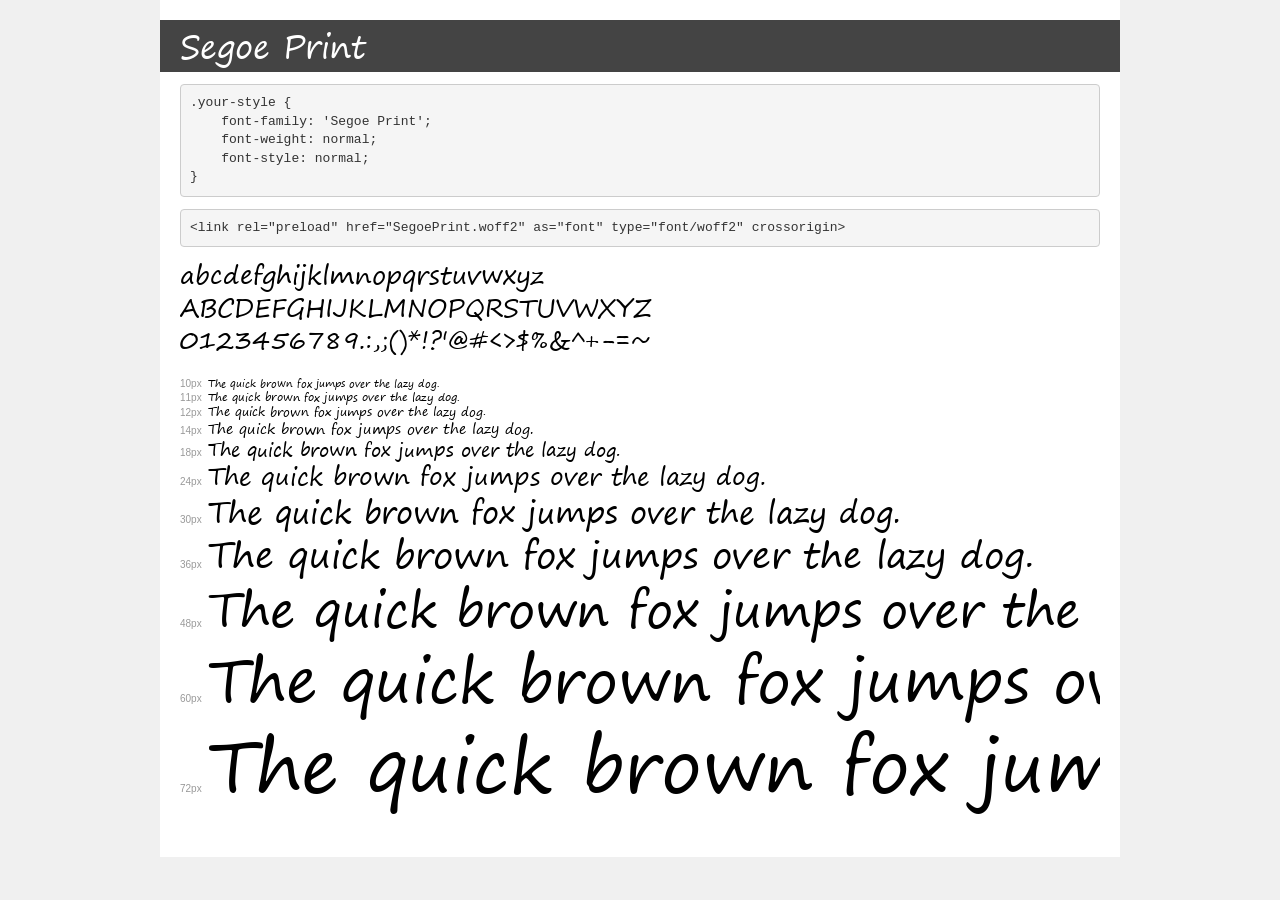
<file: fonts/segoe-print/demo.html>
<!DOCTYPE html>
<html lang="en">
<head>
    <meta charset="utf-8">
    <meta http-equiv="X-UA-Compatible" content="IE=edge">
    <meta name="viewport" content="width=device-width, initial-scale=1">
    <meta name="robots" content="noindex, noarchive">
    <meta name="format-detection" content="telephone=no">
    <title>Transfonter demo</title>
    <link href="stylesheet.css" rel="stylesheet">
    <style>
        /*
        http://meyerweb.com/eric/tools/css/reset/
        v2.0 | 20110126
        License: none (public domain)
        */
        html, body, div, span, applet, object, iframe,
        h1, h2, h3, h4, h5, h6, p, blockquote, pre,
        a, abbr, acronym, address, big, cite, code,
        del, dfn, em, img, ins, kbd, q, s, samp,
        small, strike, strong, sub, sup, tt, var,
        b, u, i, center,
        dl, dt, dd, ol, ul, li,
        fieldset, form, label, legend,
        table, caption, tbody, tfoot, thead, tr, th, td,
        article, aside, canvas, details, embed,
        figure, figcaption, footer, header, hgroup,
        menu, nav, output, ruby, section, summary,
        time, mark, audio, video {
            margin: 0;
            padding: 0;
            border: 0;
            font-size: 100%;
            font: inherit;
            vertical-align: baseline;
        }
        /* HTML5 display-role reset for older browsers */
        article, aside, details, figcaption, figure,
        footer, header, hgroup, menu, nav, section {
            display: block;
        }
        body {
            line-height: 1;
        }
        ol, ul {
            list-style: none;
        }
        blockquote, q {
            quotes: none;
        }
        blockquote:before, blockquote:after,
        q:before, q:after {
            content: '';
            content: none;
        }
        table {
            border-collapse: collapse;
            border-spacing: 0;
        }
        /* demo styles */
        body {
            background: #f0f0f0;
            color: #000;
        }
        .page {
            background: #fff;
            width: 920px;
            margin: 0 auto;
            padding: 20px 20px 0 20px;
            overflow: hidden;
        }
        .font-container {
            overflow-x: auto;
            overflow-y: hidden;
            margin-bottom: 40px;
            line-height: 1.3;
            white-space: nowrap;
            padding-bottom: 5px;
        }
        h1 {
            position: relative;
            background: #444;
            font-size: 32px;
            color: #fff;
            padding: 10px 20px;
            margin: 0 -20px 12px -20px;
        }
        .letters {
            font-size: 25px;
            margin-bottom: 20px;
        }
        .s10:before {
            content: '10px';
        }
        .s11:before {
            content: '11px';
        }
        .s12:before {
            content: '12px';
        }
        .s14:before {
            content: '14px';
        }
        .s18:before {
            content: '18px';
        }
        .s24:before {
            content: '24px';
        }
        .s30:before {
            content: '30px';
        }
        .s36:before {
            content: '36px';
        }
        .s48:before {
            content: '48px';
        }
        .s60:before {
            content: '60px';
        }
        .s72:before {
            content: '72px';
        }
        .s10:before, .s11:before, .s12:before, .s14:before,
        .s18:before, .s24:before, .s30:before, .s36:before,
        .s48:before, .s60:before, .s72:before {
            font-family: Arial, sans-serif;
            font-size: 10px;
            font-weight: normal;
            font-style: normal;
            color: #999;
            padding-right: 6px;
        }
        pre {
            display: block;
            padding: 9px;
            margin: 0 0 12px;
            font-family: Monaco, Menlo, Consolas, "Courier New", monospace;
            font-size: 13px;
            line-height: 1.428571429;
            color: #333;
            font-weight: normal;
            font-style: normal;
            background-color: #f5f5f5;
            border: 1px solid #ccc;
            overflow-x: auto;
            border-radius: 4px;
        }
        /* responsive */
        @media (max-width: 959px) {
            .page {
                width: auto;
                margin: 0;
            }
        }
    </style>
</head>
<body>
<div class="page">
    <div class="demo">
        <h1 style="font-family: 'Segoe Print'; font-weight: normal; font-style: normal;">Segoe Print</h1>
        <pre title="Usage">.your-style {
    font-family: 'Segoe Print';
    font-weight: normal;
    font-style: normal;
}</pre>
        <pre title="Preload (optional)">
&lt;link rel=&quot;preload&quot; href=&quot;SegoePrint.woff2&quot; as=&quot;font&quot; type=&quot;font/woff2&quot; crossorigin&gt;</pre>
        <div class="font-container" style="font-family: 'Segoe Print'; font-weight: normal; font-style: normal;">
            <p class="letters">
                abcdefghijklmnopqrstuvwxyz<br>
ABCDEFGHIJKLMNOPQRSTUVWXYZ<br>
                0123456789.:,;()*!?'@#&lt;&gt;$%&^+-=~
            </p>
            <p class="s10" style="font-size: 10px;">The quick brown fox jumps over the lazy dog.</p>
            <p class="s11" style="font-size: 11px;">The quick brown fox jumps over the lazy dog.</p>
            <p class="s12" style="font-size: 12px;">The quick brown fox jumps over the lazy dog.</p>
            <p class="s14" style="font-size: 14px;">The quick brown fox jumps over the lazy dog.</p>
            <p class="s18" style="font-size: 18px;">The quick brown fox jumps over the lazy dog.</p>
            <p class="s24" style="font-size: 24px;">The quick brown fox jumps over the lazy dog.</p>
            <p class="s30" style="font-size: 30px;">The quick brown fox jumps over the lazy dog.</p>
            <p class="s36" style="font-size: 36px;">The quick brown fox jumps over the lazy dog.</p>
            <p class="s48" style="font-size: 48px;">The quick brown fox jumps over the lazy dog.</p>
            <p class="s60" style="font-size: 60px;">The quick brown fox jumps over the lazy dog.</p>
            <p class="s72" style="font-size: 72px;">The quick brown fox jumps over the lazy dog.</p>
        </div>
    </div>

</div>
</body>
</html>
</file>
<file: icons/style.css>
@font-face {
  font-family: 'icomoon';
  src:  url('fonts/icomoon.eot?cgyymw');
  src:  url('fonts/icomoon.eot?cgyymw#iefix') format('embedded-opentype'),
    url('fonts/icomoon.ttf?cgyymw') format('truetype'),
    url('fonts/icomoon.woff?cgyymw') format('woff'),
    url('fonts/icomoon.svg?cgyymw#icomoon') format('svg');
  font-weight: normal;
  font-style: normal;
  font-display: block;
}

[class^="icon-"], [class*=" icon-"] {
  /* use !important to prevent issues with browser extensions that change fonts */
  font-family: 'icomoon' !important;
  speak: never;
  font-style: normal;
  font-weight: normal;
  font-variant: normal;
  text-transform: none;
  line-height: 1;

  /* Better Font Rendering =========== */
  -webkit-font-smoothing: antialiased;
  -moz-osx-font-smoothing: grayscale;
}

.icon-huggingface:before {
  content: "\e005";
}
.icon-arxiv:before {
  content: "\e001";
}
.icon-paper:before {
  content: "\e000";
}
.icon-video:before {
  content: "\e003";
}
.icon-code:before {
  content: "\e002";
}
.icon-poster:before {
  content: "\e004";
}
</file>
<file: fonts/avenir-next/stylesheet.css>
@font-face {
    font-family: 'Avenir Next Cyr';
    src: url('AvenirNextCyr-UltraLight.eot');
    src: local('Avenir Next Cyr Ultra Light'), local('AvenirNextCyr-UltraLight'),
        url('AvenirNextCyr-UltraLight.eot?#iefix') format('embedded-opentype'),
        url('AvenirNextCyr-UltraLight.woff2') format('woff2'),
        url('AvenirNextCyr-UltraLight.woff') format('woff'),
        url('AvenirNextCyr-UltraLight.ttf') format('truetype');
    font-weight: 100;
    font-style: normal;
}

@font-face {
    font-family: 'Avenir Next Cyr';
    src: url('AvenirNextCyr-UltraLightIt.eot');
    src: local('Avenir Next Cyr Ultra Light Italic'), local('AvenirNextCyr-UltraLightIt'),
        url('AvenirNextCyr-UltraLightIt.eot?#iefix') format('embedded-opentype'),
        url('AvenirNextCyr-UltraLightIt.woff2') format('woff2'),
        url('AvenirNextCyr-UltraLightIt.woff') format('woff'),
        url('AvenirNextCyr-UltraLightIt.ttf') format('truetype');
    font-weight: 100;
    font-style: italic;
}

@font-face {
    font-family: 'Avenir Next Cyr';
    src: url('AvenirNextCyr-Thin.eot');
    src: local('Avenir Next Cyr Thin'), local('AvenirNextCyr-Thin'),
        url('AvenirNextCyr-Thin.eot?#iefix') format('embedded-opentype'),
        url('AvenirNextCyr-Thin.woff2') format('woff2'),
        url('AvenirNextCyr-Thin.woff') format('woff'),
        url('AvenirNextCyr-Thin.ttf') format('truetype');
    font-weight: 200;
    font-style: normal;
}

@font-face {
    font-family: 'Avenir Next Cyr';
    src: url('AvenirNextCyr-ThinItalic.eot');
    src: local('Avenir Next Cyr Thin Italic'), local('AvenirNextCyr-ThinItalic'),
        url('AvenirNextCyr-ThinItalic.eot?#iefix') format('embedded-opentype'),
        url('AvenirNextCyr-ThinItalic.woff2') format('woff2'),
        url('AvenirNextCyr-ThinItalic.woff') format('woff'),
        url('AvenirNextCyr-ThinItalic.ttf') format('truetype');
    font-weight: 200;
    font-style: italic;
}

@font-face {
    font-family: 'Avenir Next Cyr';
    src: url('AvenirNextCyr-Light.eot');
    src: local('Avenir Next Cyr Light'), local('AvenirNextCyr-Light'),
        url('AvenirNextCyr-Light.eot?#iefix') format('embedded-opentype'),
        url('AvenirNextCyr-Light.woff2') format('woff2'),
        url('AvenirNextCyr-Light.woff') format('woff'),
        url('AvenirNextCyr-Light.ttf') format('truetype');
    font-weight: 300;
    font-style: normal;
}

@font-face {
    font-family: 'Avenir Next Cyr';
    src: url('AvenirNextCyr-LightItalic.eot');
    src: local('Avenir Next Cyr Light Italic'), local('AvenirNextCyr-LightItalic'),
        url('AvenirNextCyr-LightItalic.eot?#iefix') format('embedded-opentype'),
        url('AvenirNextCyr-LightItalic.woff2') format('woff2'),
        url('AvenirNextCyr-LightItalic.woff') format('woff'),
        url('AvenirNextCyr-LightItalic.ttf') format('truetype');
    font-weight: 300;
    font-style: italic;
}

@font-face {
    font-family: 'Avenir Next Cyr';
    src: url('AvenirNextCyr-Regular.eot');
    src: local('Avenir Next Cyr Regular'), local('AvenirNextCyr-Regular'),
        url('AvenirNextCyr-Regular.eot?#iefix') format('embedded-opentype'),
        url('AvenirNextCyr-Regular.woff2') format('woff2'),
        url('AvenirNextCyr-Regular.woff') format('woff'),
        url('AvenirNextCyr-Regular.ttf') format('truetype');
    font-weight: 400;
    font-style: normal;
}

@font-face {
    font-family: 'Avenir Next Cyr';
    src: url('AvenirNextCyr-Italic.eot');
    src: local('Avenir Next Cyr Italic'), local('AvenirNextCyr-Italic'),
        url('AvenirNextCyr-Italic.eot?#iefix') format('embedded-opentype'),
        url('AvenirNextCyr-Italic.woff2') format('woff2'),
        url('AvenirNextCyr-Italic.woff') format('woff'),
        url('AvenirNextCyr-Italic.ttf') format('truetype');
    font-weight: 400;
    font-style: italic;
}

@font-face {
    font-family: 'Avenir Next Cyr';
    src: url('AvenirNextCyr-Medium.eot');
    src: local('Avenir Next Cyr Medium'), local('AvenirNextCyr-Medium'),
        url('AvenirNextCyr-Medium.eot?#iefix') format('embedded-opentype'),
        url('AvenirNextCyr-Medium.woff2') format('woff2'),
        url('AvenirNextCyr-Medium.woff') format('woff'),
        url('AvenirNextCyr-Medium.ttf') format('truetype');
    font-weight: 500;
    font-style: normal;
}

@font-face {
    font-family: 'Avenir Next Cyr';
    src: url('AvenirNextCyr-MediumItalic.eot');
    src: local('Avenir Next Cyr Medium Italic'), local('AvenirNextCyr-MediumItalic'),
        url('AvenirNextCyr-MediumItalic.eot?#iefix') format('embedded-opentype'),
        url('AvenirNextCyr-MediumItalic.woff2') format('woff2'),
        url('AvenirNextCyr-MediumItalic.woff') format('woff'),
        url('AvenirNextCyr-MediumItalic.ttf') format('truetype');
    font-weight: 500;
    font-style: italic;
}

@font-face {
    font-family: 'Avenir Next Cyr';
    src: url('AvenirNextCyr-Demi.eot');
    src: local('Avenir Next Cyr Demi'), local('AvenirNextCyr-Demi'),
        url('AvenirNextCyr-Demi.eot?#iefix') format('embedded-opentype'),
        url('AvenirNextCyr-Demi.woff2') format('woff2'),
        url('AvenirNextCyr-Demi.woff') format('woff'),
        url('AvenirNextCyr-Demi.ttf') format('truetype');
    font-weight: 600;
    font-style: normal;
}

@font-face {
    font-family: 'Avenir Next Cyr';
    src: url('AvenirNextCyr-DemiItalic.eot');
    src: local('Avenir Next Cyr Demi Italic'), local('AvenirNextCyr-DemiItalic'),
        url('AvenirNextCyr-DemiItalic.eot?#iefix') format('embedded-opentype'),
        url('AvenirNextCyr-DemiItalic.woff2') format('woff2'),
        url('AvenirNextCyr-DemiItalic.woff') format('woff'),
        url('AvenirNextCyr-DemiItalic.ttf') format('truetype');
    font-weight: 600;
    font-style: italic;
}

@font-face {
    font-family: 'Avenir Next Cyr';
    src: url('AvenirNextCyr-Bold.eot');
    src: local('Avenir Next Cyr Bold'), local('AvenirNextCyr-Bold'),
        url('AvenirNextCyr-Bold.eot?#iefix') format('embedded-opentype'),
        url('AvenirNextCyr-Bold.woff2') format('woff2'),
        url('AvenirNextCyr-Bold.woff') format('woff'),
        url('AvenirNextCyr-Bold.ttf') format('truetype');
    font-weight: 700;
    font-style: normal;
}

@font-face {
    font-family: 'Avenir Next Cyr';
    src: url('AvenirNextCyr-BoldItalic.eot');
    src: local('Avenir Next Cyr Bold Italic'), local('AvenirNextCyr-BoldItalic'),
        url('AvenirNextCyr-BoldItalic.eot?#iefix') format('embedded-opentype'),
        url('AvenirNextCyr-BoldItalic.woff2') format('woff2'),
        url('AvenirNextCyr-BoldItalic.woff') format('woff'),
        url('AvenirNextCyr-BoldItalic.ttf') format('truetype');
    font-weight: 700;
    font-style: italic;
}

@font-face {
    font-family: 'Avenir Next Cyr';
    src: url('AvenirNextCyr-Heavy.eot');
    src: local('Avenir Next Cyr Heavy'), local('AvenirNextCyr-Heavy'),
        url('AvenirNextCyr-Heavy.eot?#iefix') format('embedded-opentype'),
        url('AvenirNextCyr-Heavy.woff2') format('woff2'),
        url('AvenirNextCyr-Heavy.woff') format('woff'),
        url('AvenirNextCyr-Heavy.ttf') format('truetype');
    font-weight: 900;
    font-style: normal;
}

@font-face {
    font-family: 'Avenir Next Cyr';
    src: url('AvenirNextCyr-HeavyItalic.eot');
    src: local('Avenir Next Cyr Heavy Italic'), local('AvenirNextCyr-HeavyItalic'),
        url('AvenirNextCyr-HeavyItalic.eot?#iefix') format('embedded-opentype'),
        url('AvenirNextCyr-HeavyItalic.woff2') format('woff2'),
        url('AvenirNextCyr-HeavyItalic.woff') format('woff'),
        url('AvenirNextCyr-HeavyItalic.ttf') format('truetype');
    font-weight: 900;
    font-style: italic;
}
</file>
<file: fonts/segoe-print/stylesheet.css>
@font-face {
    font-family: 'Segoe Print';
    src: url('SegoePrint.eot');
    src: url('SegoePrint.eot?#iefix') format('embedded-opentype'),
        url('SegoePrint.woff2') format('woff2'),
        url('SegoePrint.woff') format('woff'),
        url('SegoePrint.ttf') format('truetype');
    font-weight: normal;
    font-style: normal;
    font-display: swap;
}
</file>
<file: style.css>
/*
 * Header
 */

* {
    font-family: 'Avenir', 'Avenir Next Cyr', 'Config', 'Microsoft YaHei', 'Times New Roman';
}

a {
    color: #6567C9;
    text-decoration: none;
}

a.link:focus, a.link:hover {
    color: #ff9349;
    text-decoration: none;
}

.blog-header {
    border-bottom: 1px solid #e5e5e5;
}

.title-font {
    font-family: "Playfair Display", Georgia, "Times New Roman", serif /*rtl:Amiri, Georgia, "Times New Roman", serif*/;
    /*font-size: 2.25rem;*/
    font-size: 3rem;
    text-decoration: none;
    font-weight: 600;
}

.title-font:hover {
    text-decoration: none;
}

.rainbow-gradient-font {
    margin-top: 0px;
    margin-bottom: 10px;
    background: linear-gradient(to right, #ef5350, #f48fb1, #7e57c2, #2196f3, #26c6da, #43a047, #eeff41, #f9a825, #ff5722);
    background-clip: text;
    -webkit-background-clip: text;
    -webkit-text-fill-color: transparent;
}

.x-gradient-font {
    margin-top: 0px;
    margin-bottom: 10px;
    /*background: linear-gradient(107.54deg, #0078d4 .39%, #8661c5 51.23%, #ff9349 100%);*/
    background: linear-gradient(107.54deg, #0078d4 .30%, #8661c5 40.23%, #ff9349 100%);
    background-clip: text;
    -webkit-background-clip: text;
    -webkit-text-fill-color: transparent;
}

/*
 * Header Links
 */
#links {
    margin: 16px 0px;
    display: flex;
    align-items: center;
    justify-content: center;
    flex-wrap: wrap;
    /*white-space: nowrap;*/
}

#links div {
    margin: 4px 8px;
    width: 140px;
    height: 38px;
    display: flex;
    align-items: center;
    justify-content: center;
}

#links a {
    width: 115px;
    height: 35px;
    padding: 8px 16px;
    color: white;
    font-size: 16px;
    font-weight: 500;
    background: linear-gradient(107.54deg, #0078d4 .39%, #8661c5 51.23%, #ff9349 100%) fixed;
    border-radius: 50px;
    box-shadow: 0px 0px 4px rgba(0, 0, 0, 0.5);
    display: flex;
    align-items: center;
    justify-content: center;
    transition: all 0.2s ease;
    text-decoration: none;
}

#links a:hover {
    width: 135px;
    height: 40px;
    font-size: 17px;
    box-shadow: 0px 0px 6px rgba(0, 0, 0, 0.75);
}

#links a.disabled {
    background-color: rgb(192, 192, 192);
}

#links a.disabled:hover {
    background-color: rgb(192, 192, 192);
}

#links a::before {
    /* use !important to prevent issues with browser extensions that change fonts */
    font-family: 'icomoon' !important;
    font-style: normal;
    font-weight: normal;
    font-variant: normal;
    text-transform: none;
    line-height: 1;

    /* Better Font Rendering =========== */
    -webkit-font-smoothing: antialiased;
    -moz-osx-font-smoothing: grayscale;

    margin-right: 8px;
}

#links #paper::before {
    content: "\e000"; /* paper icon */
    font-size: 18px;
}

#links #arxiv::before {
    content: "\e001";
    font-size: 20px;
}

#links #code::before {
    content: "\e002";
    font-size: 20px;
}

#links #poster::before {
    content: "\e004";
    font-size: 20px;
}

#links #video::before {
    content: "\e003";
    font-size: 20px;
}

#links #demo::before {
    content: "\e005";
    font-size: 20px;
}

/*
 * Authors
 */
.author {
    font-size: 18px;
    font-weight: 500;
    font-family: 'Avenir', sans-serif;
}

/*
 * Body
 */
.card-title {
    font-weight: 800;
    font-family: 'Avenir', sans-serif;
}

.card-title-margin {
    margin-bottom: 0.7em;
}

.body-hr {
    position: relative;
    height: 5px; /* 控制粗细 */
    background: transparent; /* 背景色透明 */
    margin-top: -1em;
    margin-bottom: 1rem;
    border: none; /* 去掉默认边框 */
}

.body-hr::before {
    content: '';
    position: absolute;
    top: 0;
    left: 0;
    right: 0;
    bottom: 0;
    background: linear-gradient(107.54deg, #0078d4 .39%, #8661c5 51.23%, #ff9349 100%);
    height: 5px; /* 控制加粗 */
    border-radius: 0; /* 确保直边效果 */
}

.x-gradient-block {
    color: #3f3f3f;
    background: linear-gradient(107.54deg, #e6eff7 .39%, #eeebf5 51.23%, #fcf4ee 100%);
    border-radius: 16px;
    /*border: none;*/
    /*box-shadow: none; !* 如果还想移除阴影 *!*/
}

.prompt-sweep-text {
    float: right;
    font-size: 20px;
    width: 40%;
    margin-left: 5%;
    margin-right: auto;
}

.prompt-sweep-text {
    float: right;
    font-size: 20px;
    width: 40%;
    margin-left: 5%;
    margin-right: auto;
}

.prompt-sweep-img {
    /*vertical-align: middle;*/
    /*vertical-align: middle;*/
    width: 40%;
    /*flex-basis: 40%*/
    float: right;
    /* margin-left: auto;
    margin-right: auto; */
}

.prompt-sweep-bracket {
    color: #00000090;
    font-size: 20px;
    float: left;
    margin-left: 100px;
}

.prompt-sweep-bracket_1 {
    color: #00000090;
    font-size: 20px;
    float: left;
    margin-left: 100px;
}

/*
 * Footer
 */
.footer {
    margin-top: 5rem;
    background: linear-gradient(107.54deg, #0078d4 .39%, #8661c5 51.23%, #ff9349 100%);
    border-top: 0.05rem solid #e5e5e5;
    padding: 1rem 0;
}

.footer-title {
    font-family: 'Avenir', sans-serif;
    color: rgba(255, 255, 255, 0.9);
    font-size: 15px;
    font-weight: 800;
}

.footer-text {
    font-family: 'Avenir', sans-serif;
    color: rgba(255, 255, 255, 0.7);
    font-size: 15px;
    font-weight: 800;
}

.footer a {
    color: rgba(255, 255, 255, 1);
    font-weight: bold;
}

.footer a:hover {
    text-decoration: underline;
}
</file>
<file: icons/demo-files/demo.css>
body {
  padding: 0;
  margin: 0;
  font-family: sans-serif;
  font-size: 1em;
  line-height: 1.5;
  color: #555;
  background: #fff;
}
h1 {
  font-size: 1.5em;
  font-weight: normal;
}
small {
  font-size: .66666667em;
}
a {
  color: #e74c3c;
  text-decoration: none;
}
a:hover, a:focus {
  box-shadow: 0 1px #e74c3c;
}
.bshadow0, input {
  box-shadow: inset 0 -2px #e7e7e7;
}
input:hover {
  box-shadow: inset 0 -2px #ccc;
}
input, fieldset {
  font-family: sans-serif;
  font-size: 1em;
  margin: 0;
  padding: 0;
  border: 0;
}
input {
  color: inherit;
  line-height: 1.5;
  height: 1.5em;
  padding: .25em 0;
}
input:focus {
  outline: none;
  box-shadow: inset 0 -2px #449fdb;
}
.glyph {
  font-size: 16px;
  width: 15em;
  padding-bottom: 1em;
  margin-right: 4em;
  margin-bottom: 1em;
  float: left;
  overflow: hidden;
}
.liga {
  width: 80%;
  width: calc(100% - 2.5em);
}
.talign-right {
  text-align: right;
}
.talign-center {
  text-align: center;
}
.bgc1 {
  background: #f1f1f1;
}
.fgc1 {
  color: #999;
}
.fgc0 {
  color: #000;
}
p {
  margin-top: 1em;
  margin-bottom: 1em;
}
.mvm {
  margin-top: .75em;
  margin-bottom: .75em;
}
.mtn {
  margin-top: 0;
}
.mtl, .mal {
  margin-top: 1.5em;
}
.mbl, .mal {
  margin-bottom: 1.5em;
}
.mal, .mhl {
  margin-left: 1.5em;
  margin-right: 1.5em;
}
.mhmm {
  margin-left: 1em;
  margin-right: 1em;
}
.mls {
  margin-left: .25em;
}
.ptl {
  padding-top: 1.5em;
}
.pbs, .pvs {
  padding-bottom: .25em;
}
.pvs, .pts {
  padding-top: .25em;
}
.unit {
  float: left;
}
.unitRight {
  float: right;
}
.size1of2 {
  width: 50%;
}
.size1of1 {
  width: 100%;
}
.clearfix:before, .clearfix:after {
  content: " ";
  display: table;
}
.clearfix:after {
  clear: both;
}
.hidden-true {
  display: none;
}
.textbox0 {
  width: 3em;
  background: #f1f1f1;
  padding: .25em .5em;
  line-height: 1.5;
  height: 1.5em;
}
#testDrive {
  display: block;
  padding-top: 24px;
  line-height: 1.5;
}
.fs0 {
  font-size: 16px;
}
.fs1 {
  font-size: 32px;
}
.fs2 {
  font-size: 32px;
}
</file>
